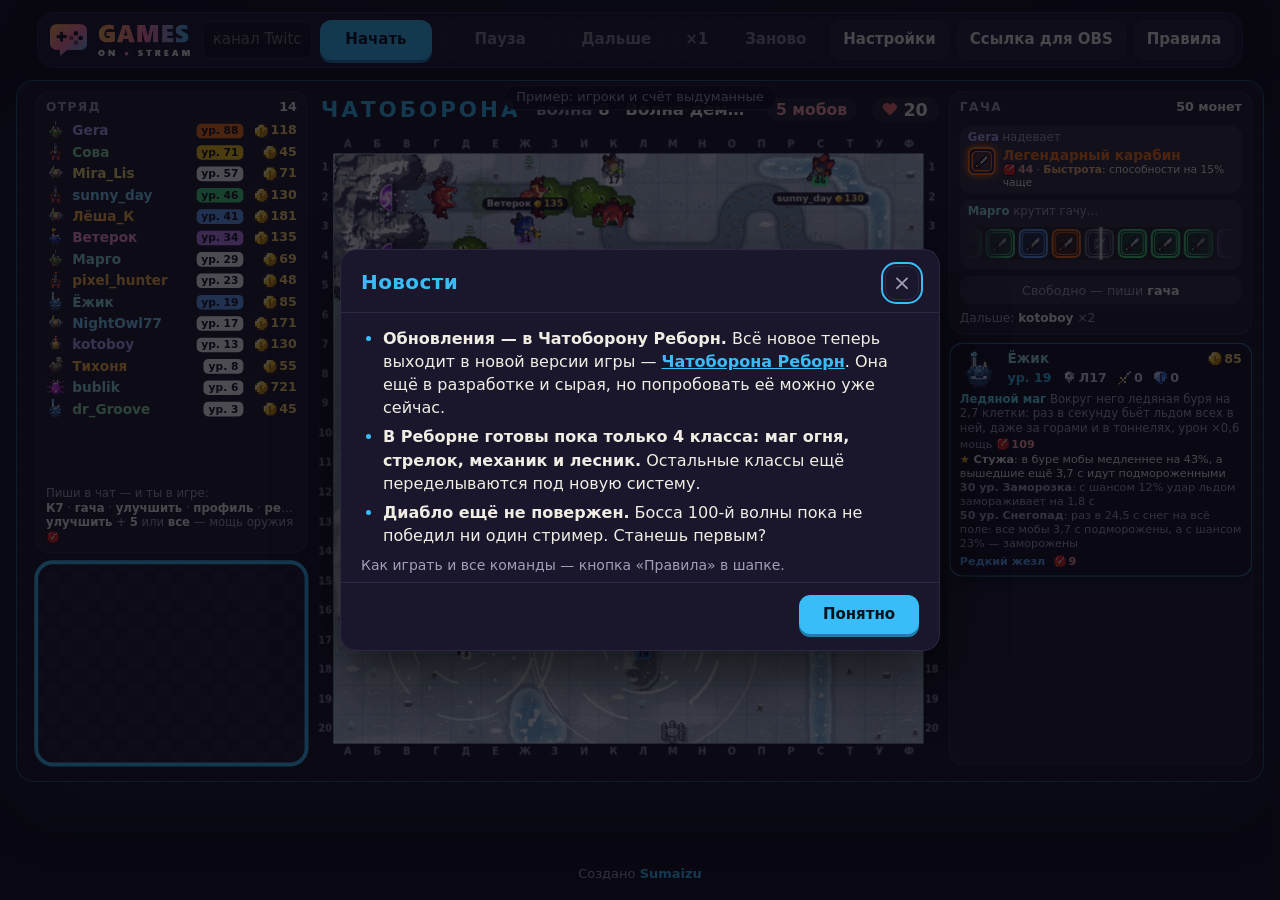
<file: site/index.html>
<!doctype html>
<html lang="ru">
<head>
<meta charset="utf-8">
<meta name="viewport" content="width=device-width, initial-scale=1">
<title>Чатоборона — защита базы всем чатом, игра для Twitch</title>
<meta name="description" content="Игра для чата Twitch на русском: зрители вступают в отряд, получают случайный класс и вместе защищают базу от волн мобов. Уровни копятся между играми, монеты тратятся на гачу. Играй в браузере или вставь ссылку в OBS — ставить ничего не нужно.">
<link rel="icon" href="data:image/svg+xml,%3Csvg xmlns='http://www.w3.org/2000/svg' viewBox='0 0 32 32'%3E%3Cpath d='M16 1.5 29 5.8v9.4c0 8-5.4 13.4-13 15.8C8.4 28.6 3 23.2 3 15.2V5.8z' fill='%231d4fd6'/%3E%3Cpath d='M16 1.5 3 5.8v9.4c0 8 5.4 13.4 13 15.8z' fill='%234f9cf9'/%3E%3Cpath d='M16 1.5V31' stroke='%230b1530' stroke-width='1.8'/%3E%3Cpath d='M7.2 8.6v8' stroke='%23dcefff' stroke-width='2' stroke-linecap='round'/%3E%3C/svg%3E">
<link rel="stylesheet" href="css/page.css">
</head>
<body>
<main class="page">
  <header class="top">
    <a class="logo" href="https://gamesonstream.ru/" title="Все игры"><img src="images/logo.png" alt="Games on Stream" width="527" height="121"></a>
    <form class="controls" id="start" autocomplete="off">
      <input type="text" id="s-channel" placeholder="канал Twitch" spellcheck="false" aria-label="Канал Twitch">
      <button type="submit" class="primary" id="play" disabled>Начать</button>
      <button type="button" id="pause" disabled>Пауза</button>
      <button type="button" id="next" title="Не ждать: сразу карта или следующая волна" disabled>Дальше</button>
      <button type="button" id="speed" title="Скорость игры: ×1, ×2 или ×3" disabled>×1</button>
      <button type="button" id="restart" title="Закончить эту игру и собрать отряд заново" disabled>Заново</button>
      <button type="button" id="toggle-settings" aria-expanded="false" aria-controls="settings">Настройки</button>
      <button type="button" id="toggle-link" aria-expanded="false" aria-controls="link-panel">Ссылка для OBS</button>
      <button type="button" id="open-rules">Правила</button>
    </form>
    <section class="panel popover" id="link-panel" hidden>
      <div class="row">
        <input type="text" id="link" readonly aria-label="Ссылка на оверлей">
        <button type="button" id="copy">Копировать</button>
      </div>
      <p class="status" id="link-status"></p>
      <p class="hint">Вставь ссылку в источник «Браузер» в OBS, размер 1920×1080. Игра начинается сама, как только источник появился на экране. Пока источник скрыт, игра стоит на паузе. Игра сообщает сайту название канала и время игры — только для статистики автора, кто играет.</p>
    </section>
  </header>

  <div class="layout" id="layout">
    <div class="stage">
      <div class="screen">
        <iframe id="game" title="Чатоборона"></iframe>
        <p class="note" id="example-note">Пример: игроки и счёт выдуманные</p>
      </div>
    </div>

    <form class="panel settings" id="settings" autocomplete="off" hidden>
      <fieldset>
        <legend>Игра</legend>
        <div class="field">
          <label for="s-lobby">Набор в отряд</label>
          <div class="row"><input type="number" id="s-lobby" min="10" max="900"><span class="hint">секунд перед каждой игрой</span></div>
        </div>
        <div class="field">
          <label for="s-first_wave">До первой волны</label>
          <div class="row"><input type="number" id="s-first_wave" min="5" max="600"><span class="hint">секунд подготовки после появления карты</span></div>
        </div>
        <div class="field">
          <label for="s-wave_pause">Подготовка</label>
          <div class="row"><input type="number" id="s-wave_pause" min="3" max="300"><span class="hint">секунд между волнами</span></div>
        </div>
      </fieldset>

      <fieldset>
        <legend>Чат</legend>
        <label class="check">
          <input type="checkbox" id="s-chat_commands">
          <span>Команды для стримера и модераторов
            <span class="hint"><code>!чатоборона</code> — правила на экране, игра на паузе</span>
            <span class="hint"><code>!чатоборона-пауза</code> — пауза, ещё раз — продолжить</span>
            <span class="hint"><code>!чатоборона-дальше</code> — не ждать: сразу карта или волна</span>
            <span class="hint"><code>!чатоборона-заново</code> — новая игра</span>
            <span class="hint"><code>!чатоборона-сброс</code> — обнулить уровни и рекорд</span>
            <span class="hint"><code>а1 б2</code> — переставить защитника с клетки на клетку (только хозяин канала)</span>
          </span>
        </label>
      </fieldset>

      <fieldset>
        <legend>Звук</legend>
        <label class="check"><input type="checkbox" id="s-sound"><span>Звуки игры</span></label>
        <div class="field">
          <label for="s-volume">Громкость</label>
          <div class="row">
            <input type="range" id="s-volume" min="0" max="100" step="5">
            <span class="hint" id="volume-text"></span>
            <button type="button" id="listen">Послушать</button>
          </div>
        </div>
      </fieldset>

      <fieldset>
        <legend>Вид</legend>
        <div class="field">
          <span class="label" id="webcam-label">Окошко под вебку</span>
          <div class="switch" role="group" aria-labelledby="webcam-label">
            <button type="button" data-webcam="none">Без вебки</button><button type="button" data-webcam="cam">С вебкой</button><button type="button" data-webcam="vtuber">Витубер</button>
          </div>
        </div>
      </fieldset>

      <fieldset>
        <legend>Уровни и рекорд</legend>
        <div class="field">
          <div class="row"><button type="button" id="reset" title="Обнулить уровни, счёт и рекорд" disabled>Сброс</button><span class="hint">обнулить уровни, счёт и рекорд канала — нажать дважды, пока идёт игра</span></div>
        </div>
      </fieldset>

      <div class="footer"><button type="button" class="quiet" id="defaults">Рекомендуемые настройки</button></div>
    </form>
  </div>
  <footer class="foot">
    <p class="tagline" id="status"></p>
    <p class="author">Создано <a href="https://www.twitch.tv/sumaizu" target="_blank" rel="noopener">Sumaizu</a></p>
  </footer>
</main>
<dialog class="rules news" id="news" aria-labelledby="news-title">
  <header class="rules-head">
    <h2 id="news-title">Новости</h2>
    <button type="button" class="rules-x" id="news-x" aria-label="Закрыть">×</button>
  </header>
  <div class="rules-body">
    <ul class="news-list">
      <li><b>Обновления — в Чатоборону Реборн.</b> Всё новое теперь выходит в новой версии игры — <a href="reborn/">Чатоборона Реборн</a>. Она ещё в разработке и сырая, но попробовать её можно уже сейчас.</li>
      <li><b>В Реборне готовы пока только 4 класса: маг огня, стрелок, механик и лесник.</b> Остальные классы ещё переделываются под новую систему.</li>
      <li><b>Диабло ещё не повержен.</b> Босса 100-й волны пока не победил ни один стример. Станешь первым?</li>
    </ul>
    <p class="note-line">Как играть и все команды — кнопка «Правила» в шапке.</p>
  </div>
  <footer class="rules-foot">
    <button type="button" class="primary" id="news-close">Понятно</button>
  </footer>
</dialog>
<dialog class="rules" id="rules" aria-labelledby="rules-title">
  <header class="rules-head">
    <h2 id="rules-title"></h2>
    <button type="button" class="rules-x" id="rules-x" aria-label="Закрыть">×</button>
  </header>
  <div class="rules-body" id="rules-body"></div>
  <footer class="rules-foot">
    <button type="button" class="primary" id="rules-close">Закрыть</button>
  </footer>
</dialog>
<script type="module" src="js/page.js"></script>
</body>
</html>
</file>
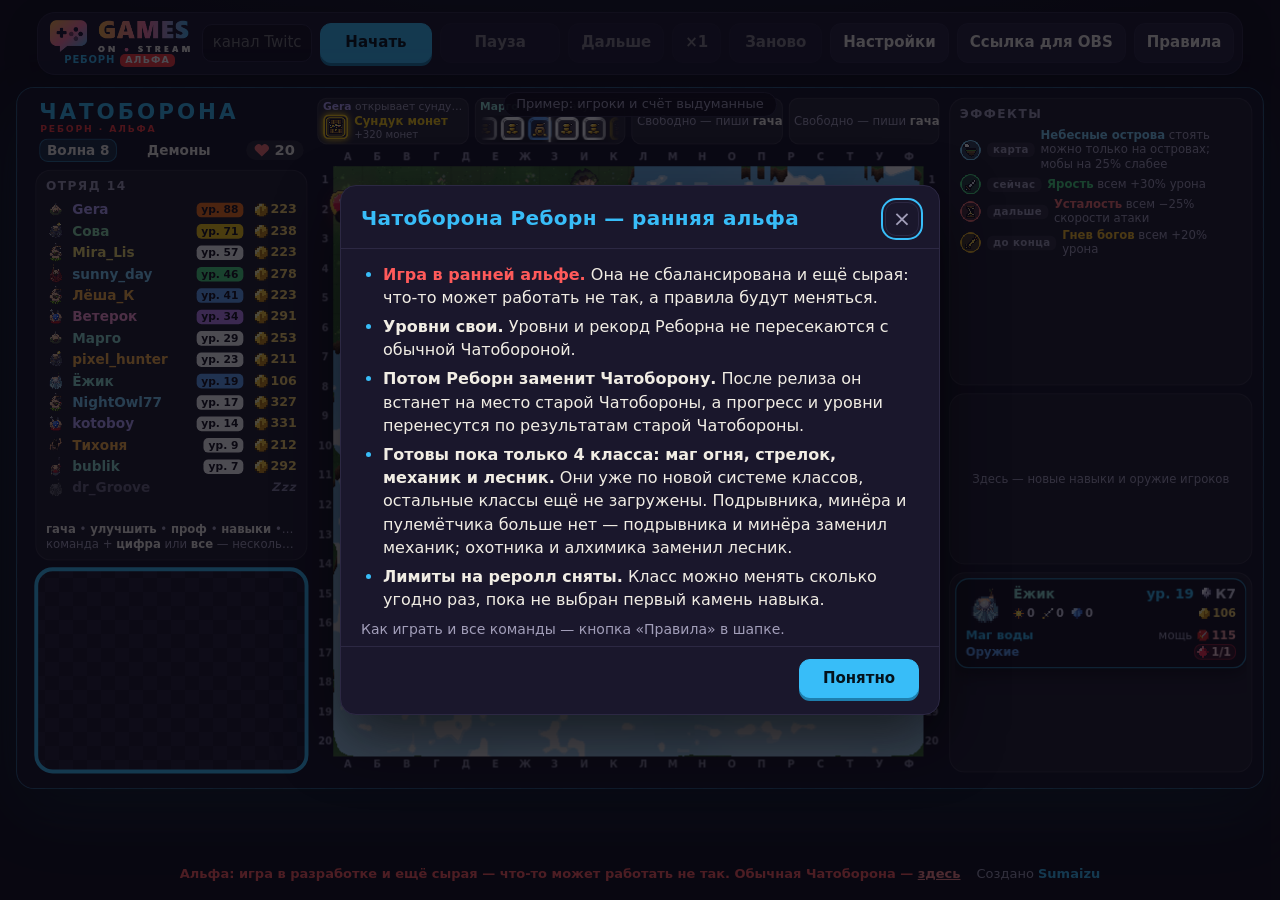
<file: site/reborn/index.html>
<!doctype html>
<html lang="ru">
<head>
<meta charset="utf-8">
<meta name="viewport" content="width=device-width, initial-scale=1">
<title>Чатоборона Реборн — альфа-версия защиты базы всем чатом</title>
<meta name="description" content="Чатоборона Реборн — альфа-версия: новые правила Чатобороны в разработке. Зрители вступают в отряд и вместе защищают базу от волн мобов, выбивают в гаче камни навыков и сами выбирают навыки.">
<link rel="icon" href="data:image/svg+xml,%3Csvg xmlns='http://www.w3.org/2000/svg' viewBox='0 0 32 32'%3E%3Cpath d='M16 1.5 29 5.8v9.4c0 8-5.4 13.4-13 15.8C8.4 28.6 3 23.2 3 15.2V5.8z' fill='%231d4fd6'/%3E%3Cpath d='M16 1.5 3 5.8v9.4c0 8 5.4 13.4 13 15.8z' fill='%234f9cf9'/%3E%3Cpath d='M16 1.5V31' stroke='%230b1530' stroke-width='1.8'/%3E%3Cpath d='M7.2 8.6v8' stroke='%23dcefff' stroke-width='2' stroke-linecap='round'/%3E%3C/svg%3E">
<link rel="stylesheet" href="css/page.css">
</head>
<body>
<main class="page">
  <header class="top">
    <div class="brand-box">
      <a class="logo" href="https://gamesonstream.ru/" title="Все игры"><img src="images/logo.png" alt="Games on Stream" width="527" height="121"></a>
      <p class="edition"><b>Реборн</b><span class="alpha">Альфа</span></p>
    </div>
    <form class="controls" id="start" autocomplete="off">
      <input type="text" id="s-channel" placeholder="канал Twitch" spellcheck="false" aria-label="Канал Twitch">
      <button type="submit" class="primary" id="play" disabled>Начать</button>
      <button type="button" id="pause" disabled>Пауза</button>
      <button type="button" id="next" title="Не ждать: сразу карта или следующая волна" disabled>Дальше</button>
      <button type="button" id="speed" title="Скорость игры: ×1, ×2 или ×3" disabled>×1</button>
      <button type="button" id="restart" title="Закончить эту игру и собрать отряд заново" disabled>Заново</button>
      <button type="button" id="toggle-settings" aria-expanded="false" aria-controls="settings">Настройки</button>
      <button type="button" id="toggle-link" aria-expanded="false" aria-controls="link-panel">Ссылка для OBS</button>
      <button type="button" id="open-rules">Правила</button>
    </form>
    <section class="panel popover" id="link-panel" hidden>
      <div class="row">
        <input type="text" id="link" readonly aria-label="Ссылка на оверлей">
        <button type="button" id="copy">Копировать</button>
      </div>
      <p class="status" id="link-status"></p>
      <p class="hint">Вставь ссылку в источник «Браузер» в OBS, размер 1920×1080. Игра начинается сама, как только источник появился на экране. Пока источник скрыт, игра стоит на паузе. Игра сообщает сайту название канала и время игры — только для статистики автора, кто играет.</p>
    </section>
  </header>

  <div class="layout" id="layout">
    <div class="stage">
      <div class="screen">
        <iframe id="game" title="Чатоборона Реборн"></iframe>
        <p class="note" id="example-note">Пример: игроки и счёт выдуманные</p>
      </div>
    </div>

    <form class="panel settings" id="settings" autocomplete="off" hidden>
      <fieldset>
        <legend>Игра</legend>
        <div class="field">
          <label for="s-lobby">Набор в отряд</label>
          <div class="row"><input type="number" id="s-lobby" min="10" max="900"><span class="hint">секунд перед каждой игрой</span></div>
        </div>
        <div class="field">
          <label for="s-first_wave">До первой волны</label>
          <div class="row"><input type="number" id="s-first_wave" min="5" max="600"><span class="hint">секунд подготовки после появления карты</span></div>
        </div>
        <div class="field">
          <label for="s-wave_pause">Подготовка</label>
          <div class="row"><input type="number" id="s-wave_pause" min="3" max="300"><span class="hint">секунд между волнами</span></div>
        </div>
      </fieldset>

      <fieldset>
        <legend>Чат</legend>
        <label class="check">
          <input type="checkbox" id="s-chat_commands">
          <span>Команды для стримера и модераторов
            <span class="hint"><code>!чатоборона</code> — правила на экране, игра на паузе</span>
            <span class="hint"><code>!чатоборона-пауза</code> — пауза, ещё раз — продолжить</span>
            <span class="hint"><code>!чатоборона-дальше</code> — не ждать: сразу карта или волна</span>
            <span class="hint"><code>!чатоборона-заново</code> — новая игра</span>
            <span class="hint"><code>!чатоборона-сброс</code> — обнулить уровни и рекорд</span>
            <span class="hint"><code>а1 б2</code> — переставить защитника с клетки на клетку (только хозяин канала)</span>
          </span>
        </label>
      </fieldset>

      <fieldset>
        <legend>Звук</legend>
        <label class="check"><input type="checkbox" id="s-sound"><span>Звуки игры</span></label>
        <div class="field">
          <label for="s-volume">Громкость</label>
          <div class="row">
            <input type="range" id="s-volume" min="0" max="100" step="5">
            <span class="hint" id="volume-text"></span>
            <button type="button" id="listen">Послушать</button>
          </div>
        </div>
      </fieldset>

      <fieldset>
        <legend>Вид</legend>
        <div class="field">
          <span class="label" id="webcam-label">Окошко под вебку</span>
          <div class="switch" role="group" aria-labelledby="webcam-label">
            <button type="button" data-webcam="none">Без вебки</button><button type="button" data-webcam="cam">С вебкой</button><button type="button" data-webcam="vtuber">Витубер</button>
          </div>
        </div>
      </fieldset>

      <fieldset>
        <legend>Уровни и рекорд</legend>
        <div class="field">
          <div class="row"><button type="button" id="reset" title="Обнулить уровни, счёт и рекорд" disabled>Сброс</button><span class="hint">обнулить уровни, счёт и рекорд канала — нажать дважды, пока идёт игра</span></div>
        </div>
      </fieldset>

      <div class="footer"><button type="button" class="quiet" id="defaults">Рекомендуемые настройки</button></div>
    </form>
  </div>
  <footer class="foot">
    <p class="alpha-note">Альфа: игра в разработке и ещё сырая — что-то может работать не так. Обычная Чатоборона — <a href="../">здесь</a></p>
    <p class="tagline" id="status"></p>
    <p class="author">Создано <a href="https://www.twitch.tv/sumaizu" target="_blank" rel="noopener">Sumaizu</a></p>
  </footer>
</main>
<dialog class="rules news" id="news" aria-labelledby="news-title">
  <header class="rules-head">
    <h2 id="news-title">Чатоборона Реборн — ранняя альфа</h2>
    <button type="button" class="rules-x" id="news-x" aria-label="Закрыть">×</button>
  </header>
  <div class="rules-body">
    <ul class="news-list">
      <li><b class="alpha-word">Игра в ранней альфе.</b> Она не сбалансирована и ещё сырая: что-то может работать не так, а правила будут меняться.</li>
      <li><b>Уровни свои.</b> Уровни и рекорд Реборна не пересекаются с обычной Чатобороной.</li>
      <li><b>Потом Реборн заменит Чатоборону.</b> После релиза он встанет на место старой Чатобороны, а прогресс и уровни перенесутся по результатам старой Чатобороны.</li>
      <li><b>Готовы пока только 4 класса: маг огня, стрелок, механик и лесник.</b> Они уже по новой системе классов, остальные классы ещё не загружены. Подрывника, минёра и пулемётчика больше нет — подрывника и минёра заменил механик; охотника и алхимика заменил лесник.</li>
      <li><b>Лимиты на реролл сняты.</b> Класс можно менять сколько угодно раз, пока не выбран первый камень навыка.</li>
    </ul>
    <p class="note-line">Как играть и все команды — кнопка «Правила» в шапке.</p>
  </div>
  <footer class="rules-foot">
    <button type="button" class="primary" id="news-close">Понятно</button>
  </footer>
</dialog>
<dialog class="rules" id="rules" aria-labelledby="rules-title">
  <header class="rules-head">
    <h2 id="rules-title"></h2>
    <button type="button" class="rules-x" id="rules-x" aria-label="Закрыть">×</button>
  </header>
  <div class="rules-body" id="rules-body"></div>
  <footer class="rules-foot">
    <button type="button" class="primary" id="rules-close">Закрыть</button>
  </footer>
</dialog>
<script type="module" src="js/page.js"></script>
</body>
</html>
</file>
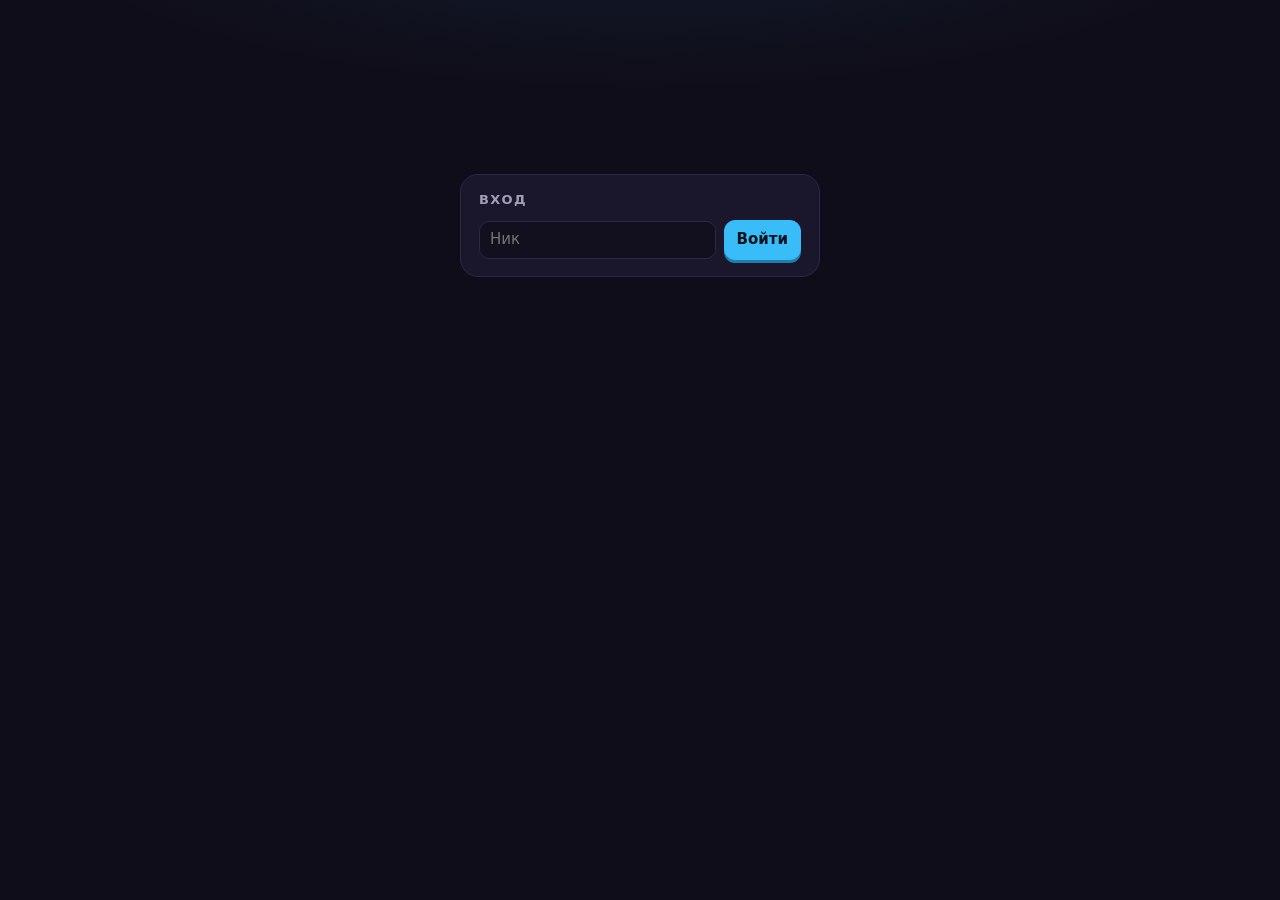
<file: site/reborn/test/index.html>
<!doctype html>
<html lang="ru">
<head>
<meta charset="utf-8">
<meta name="viewport" content="width=device-width, initial-scale=1">
<meta name="robots" content="noindex, nofollow">
<title>Чатоборона Реборн — тест</title>
<link rel="stylesheet" href="../css/page.css">
<link rel="stylesheet" href="test.css">
</head>
<body>
<main class="page">
  <form class="panel gate" id="gate" autocomplete="off">
    <h2>Вход</h2>
    <div class="row">
      <input type="text" id="nick" placeholder="Ник" aria-label="Ник" spellcheck="false">
      <button type="submit" class="primary" id="enter" disabled>Войти</button>
    </div>
    <p class="status warn" id="gate-status"></p>
  </form>
  <div class="layout with-settings lab" id="lab" hidden>
    <div class="stage">
      <div class="screen"><iframe id="game" title="Чатоборона Реборн — тест"></iframe></div>
    </div>
    <aside class="panel settings admin" id="admin"></aside>
  </div>
</main>
<script type="module" src="admin.js"></script>
</body>
</html>
</file>
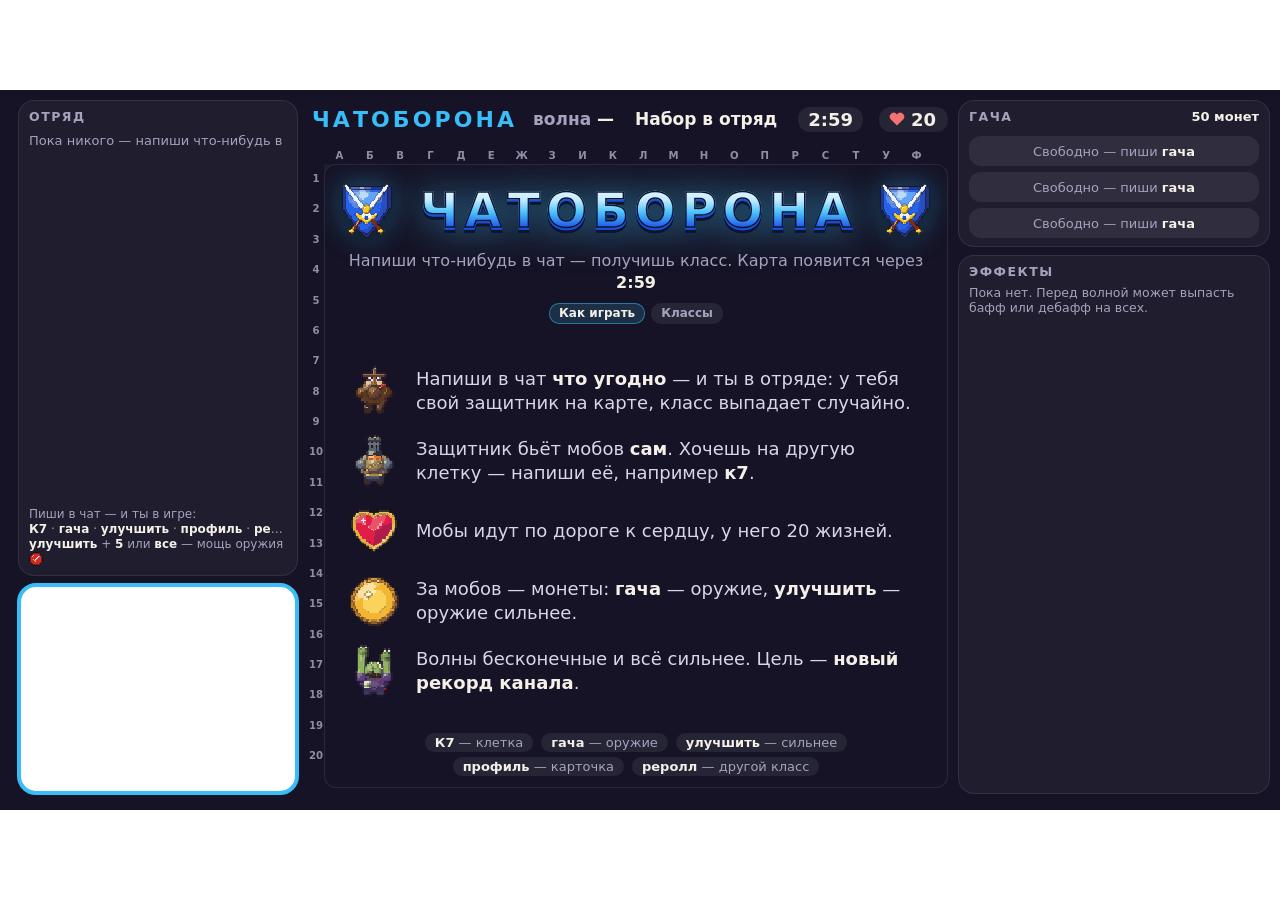
<file: site/overlay.html>
<!doctype html>
<html lang="ru">
<head>
<meta charset="utf-8">
<meta name="viewport" content="width=device-width, initial-scale=1">
<title>Чатоборона</title>
<link rel="stylesheet" href="css/overlay.css">
</head>
<body>
<div id="stage" hidden>
  <div class="cheer" id="cheer" hidden><canvas id="confetti" width="640" height="360"></canvas></div>
  <div class="card" id="card">
    <section class="rules-board" id="rules-board" hidden>
      <p class="rules-resume"><b>!чатоборона-пауза</b> — продолжить игру</p>
      <h2 id="rules-board-title"></h2>
      <div class="rules-text" id="rules-text"></div>
    </section>
    <div class="cam"></div>
    <aside class="left" id="left">
      <div class="list players" id="players-box">
        <h3>Отряд <span class="count" id="players-count"></span></h3>
        <ol id="players"></ol>
        <p class="hint" id="hint"></p>
      </div>
    </aside>
    <section class="main" id="main">
      <header class="head">
        <div class="brand">Чатоборона<span class="speed" id="speed" hidden></span></div>
        <div class="wave">волна <b id="wave"></b></div>
        <div class="status" id="status"></div>
        <div class="clock" id="clock"></div>
        <div class="lives" id="lives-box"><i class="heart-icon"></i><b id="lives"></b></div>
      </header>
      <div class="board" id="board">
        <canvas id="field"></canvas>
        <div class="blackout" id="blackout"></div>
        <div class="cheer-box" id="cheer-box" hidden></div>
        <div class="ascend" id="ascend" hidden></div>
        <div class="herald" id="herald" hidden></div>
        <div class="screen lobby" id="lobby" hidden>
          <div class="title"><img class="emblem" id="emblem-left" alt=""><span class="logo"
            data-text="Чатоборона">Чатоборона</span><img class="emblem" id="emblem-right" alt=""></div>
          <p class="call">Напиши что-нибудь в чат — получишь класс. Карта появится через <b id="lobby-clock"></b></p>
          <div class="tabs" id="lobby-tabs"></div>
          <div class="squad" id="lobby-classes" hidden><div class="legend" id="legend"></div></div>
          <ul class="guide" id="lobby-guide" hidden></ul>
          <ul class="commands" id="lobby-rules"></ul>
        </div>
        <div class="screen over" id="over" hidden>
          <h2 id="over-title">Оборона пала</h2>
          <p class="passed" id="passed"></p>
          <div class="boards">
            <div class="list"><h3>Убийства в этой игре</h3><ol id="over-kills"></ol></div>
            <div class="list"><h3>Помощь в этой игре</h3><ol id="over-assists"></ol></div>
          </div>
          <p class="next" id="over-next"></p>
        </div>
        <div class="screen pause" id="pause" hidden>
          <h2>Пауза</h2>
          <p class="record-line" id="pause-record"></p>
          <div class="boards three">
            <div class="list"><h3>Сильнейшие</h3><ol id="pause-top"></ol></div>
            <div class="list"><h3>Убийства</h3><ol id="pause-kills"></ol></div>
            <div class="list"><h3>Помощь</h3><ol id="pause-assists"></ol></div>
          </div>
        </div>
      </div>
    </section>
    <aside class="side" id="side">
      <div class="list gacha">
        <h3>Гача <span class="price" id="price"></span></h3>
        <div class="slot" id="slot-0"></div>
        <div class="slot" id="slot-1"></div>
        <div class="slot" id="slot-2"></div>
        <div class="slot" id="slot-3" hidden></div>
        <div class="slot" id="slot-4" hidden></div>
        <div class="queue" id="queue"></div>
      </div>
      <div class="below">
        <div class="list effects"><h3>Эффекты</h3><div id="effects"></div></div>
        <div class="cards" id="cards"></div>
      </div>
    </aside>
  </div>
</div>
<script type="module" src="js/overlay.js"></script>
<svg class="defs" width="0" height="0" aria-hidden="true">
  <filter id="glow" x="-20%" y="-60%" width="140%" height="220%">
    <feGaussianBlur in="SourceGraphic" stdDeviation="1.2" result="blur"/>
    <feComponentTransfer in="blur" result="halo"><feFuncA type="linear" slope="0.9"/></feComponentTransfer>
    <feMerge><feMergeNode in="halo"/><feMergeNode in="SourceGraphic"/></feMerge>
  </filter>
</svg>
</body>
</html>
</file>
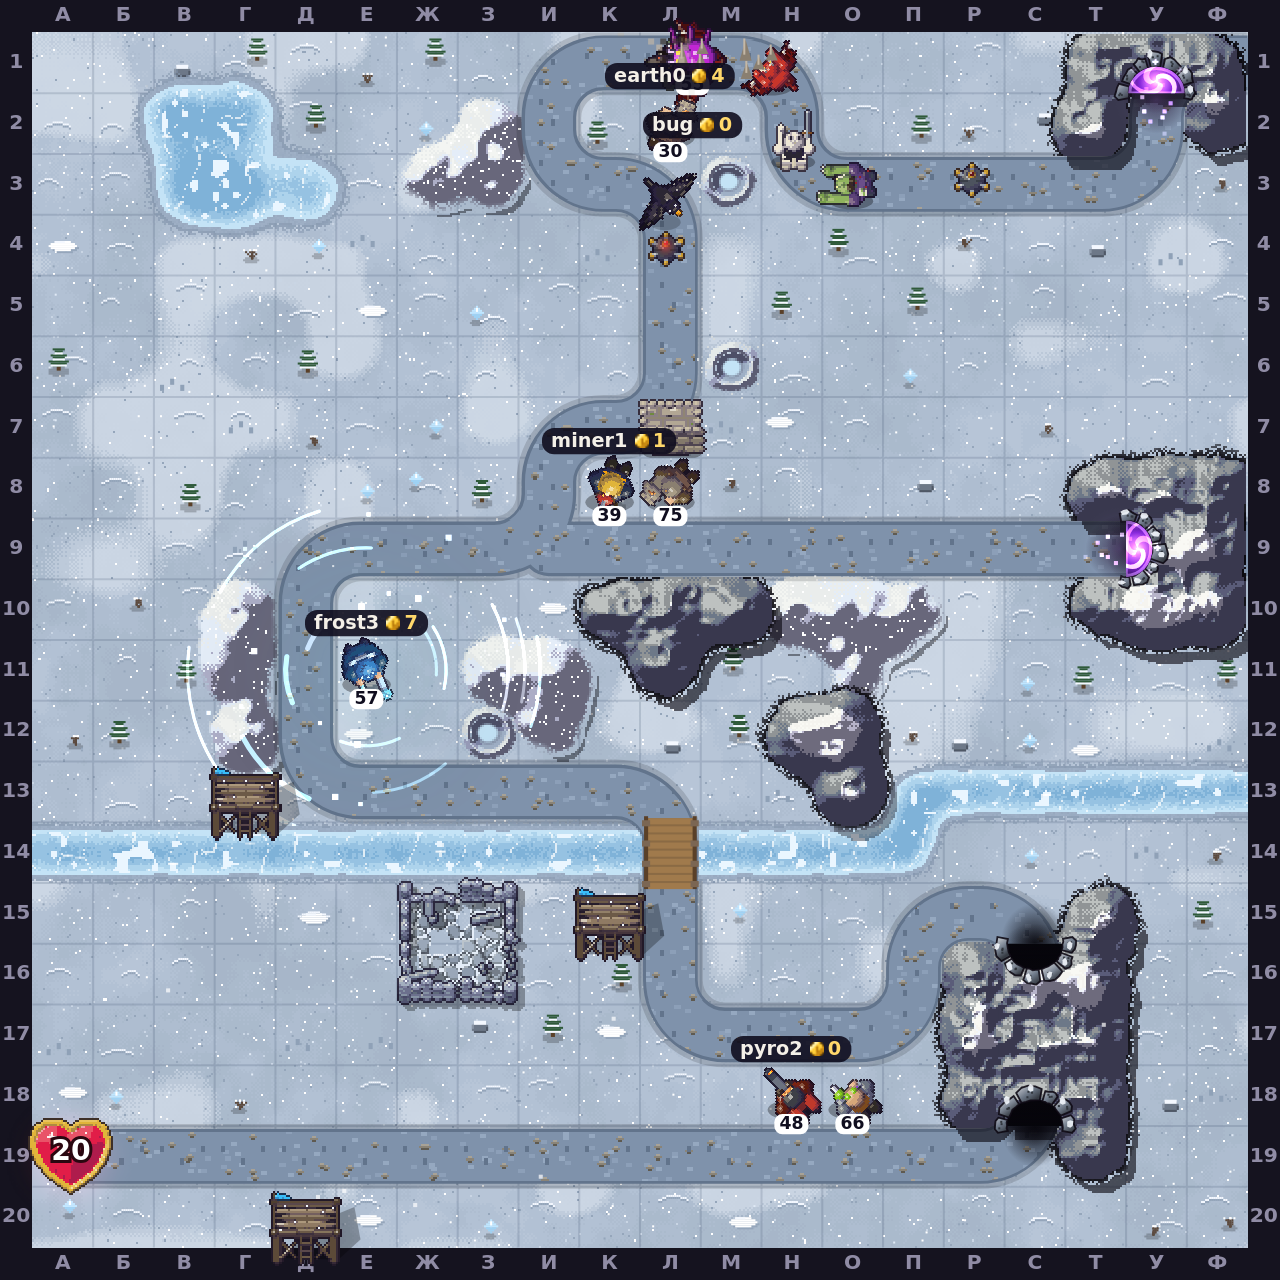
<file: tools/scene.html>
<!doctype html>
<html lang="ru">
<head>
<meta charset="utf-8">
<title>Чатоборона — сцена боя</title>
<style>
  body { margin: 0; background: #15131f; }
  canvas { display: block; }
</style>
</head>
<body>
<canvas id="field"></canvas>
<script type="module">
  import { Battle } from '../site/js/battle.js';
  import { Scene } from '../site/js/draw.js';
  import { makeMap } from '../site/js/field.js';
  import { BOSSES, ELITES, LOOKS, MIMIC, TICK, waveHp, xpForLevel } from '../site/js/balance.js';

  const seeded = (seed) => {
    let a = seed >>> 0;
    return () => {
      a = (a + 0x6D2B79F5) >>> 0;
      let t = a;
      t = Math.imul(t ^ (t >>> 15), t | 1);
      t ^= t + Math.imul(t ^ (t >>> 7), t | 61);
      return ((t ^ (t >>> 14)) >>> 0) / 4294967296;
    };
  };
  const query = new URLSearchParams(location.search), seconds = Number(query.get('t')) || 6;
  const wave = Number(query.get('wave')) || 15, players = 6;
  const map = makeMap(seeded(Number(query.get('map')) || 5));
  if (query.get('biome')) map.biome = query.get('biome');
  const battle = new Battle(map, { random: seeded(3) });
  battle.wave = wave;
  battle.players = players;
  const team = (query.get('team') || 'earth,miner,pyro,frost,alchemist,earth').split(',');
  team.forEach((cls, i) => {
    const hero = { name: cls + i, login: cls + i, xp: xpForLevel(30 + i * 9), kills: 0, assists: 0, coins: 0 };
    const spot = battle.bestCell(2.4);
    battle.place(hero, cls, spot.x, spot.y);
  });
  if (query.get('parasite') !== '0') {
    battle.placeRider({ name: 'bug', login: 'bug', xp: xpForLevel(55), kills: 0, assists: 0, coins: 0 }, 'parasite');
  }
  const looks = (query.get('mobs') || 'zombie,skeleton,imp,dog,crow,hellhound,brute,demon,rat,bat,zombie,imp')
    .split(',');
  const kinds = new Map(ELITES.concat(BOSSES, [MIMIC]).map((kind) => [kind.id, kind]));
  const toughness = Number(query.get('hp')) || 2.5;
  looks.forEach((id, i) => {
    const kind = kinds.get(id) || null;
    const type = kind ? (BOSSES.includes(kind) ? 'boss' : 'elite')
      : Object.keys(LOOKS).find((key) => LOOKS[key].some((look) => look.id === id));
    const look = kind ? null : LOOKS[type].find((item) => item.id === id);
    battle._spawn({ type, kind, look, hp: waveHp(wave, type, players) * toughness }, 2 + i * 1.6);
  });
  if (query.get('debuffs')) {
    const far = 1e9, mobs = battle.mobs;
    if (mobs[0]) Object.assign(mobs[0], { holdUntil: far, holdBy: 'frost' });
    if (mobs[1]) Object.assign(mobs[1], { holdUntil: far, holdBy: 'thunder' });
    if (mobs[2]) Object.assign(mobs[2], { markUntil: far, mark: 0.25 });
    if (mobs[3]) mobs[3].ward = 1e12;
    for (const mob of mobs) if (mob.power && mob.power.id === 'shield') mob.powerUntil = far;
    if (battle.towers[0]) battle.towers[0].stunUntil = far;
  }
  const scene = new Scene(document.getElementById('field'));
  scene.resize(Number(query.get('zoom')) || 2);
  for (let t = 0; t < seconds; t += TICK) {
    battle.step(TICK);
    scene.draw(battle, TICK, { names: new Set() });
  }
  if (query.get('nuke')) {
    const miner = battle.towers.find((t) => t.cls.id === 'miner');
    battle._nuke(miner, miner.cx, miner.cy);
    for (let t = 0; t < Number(query.get('nuke')); t += TICK) {
      battle.step(TICK);
      scene.draw(battle, TICK, { names: new Set() });
    }
  }
  window.__ready = true;
</script>
</body>
</html>
</file>
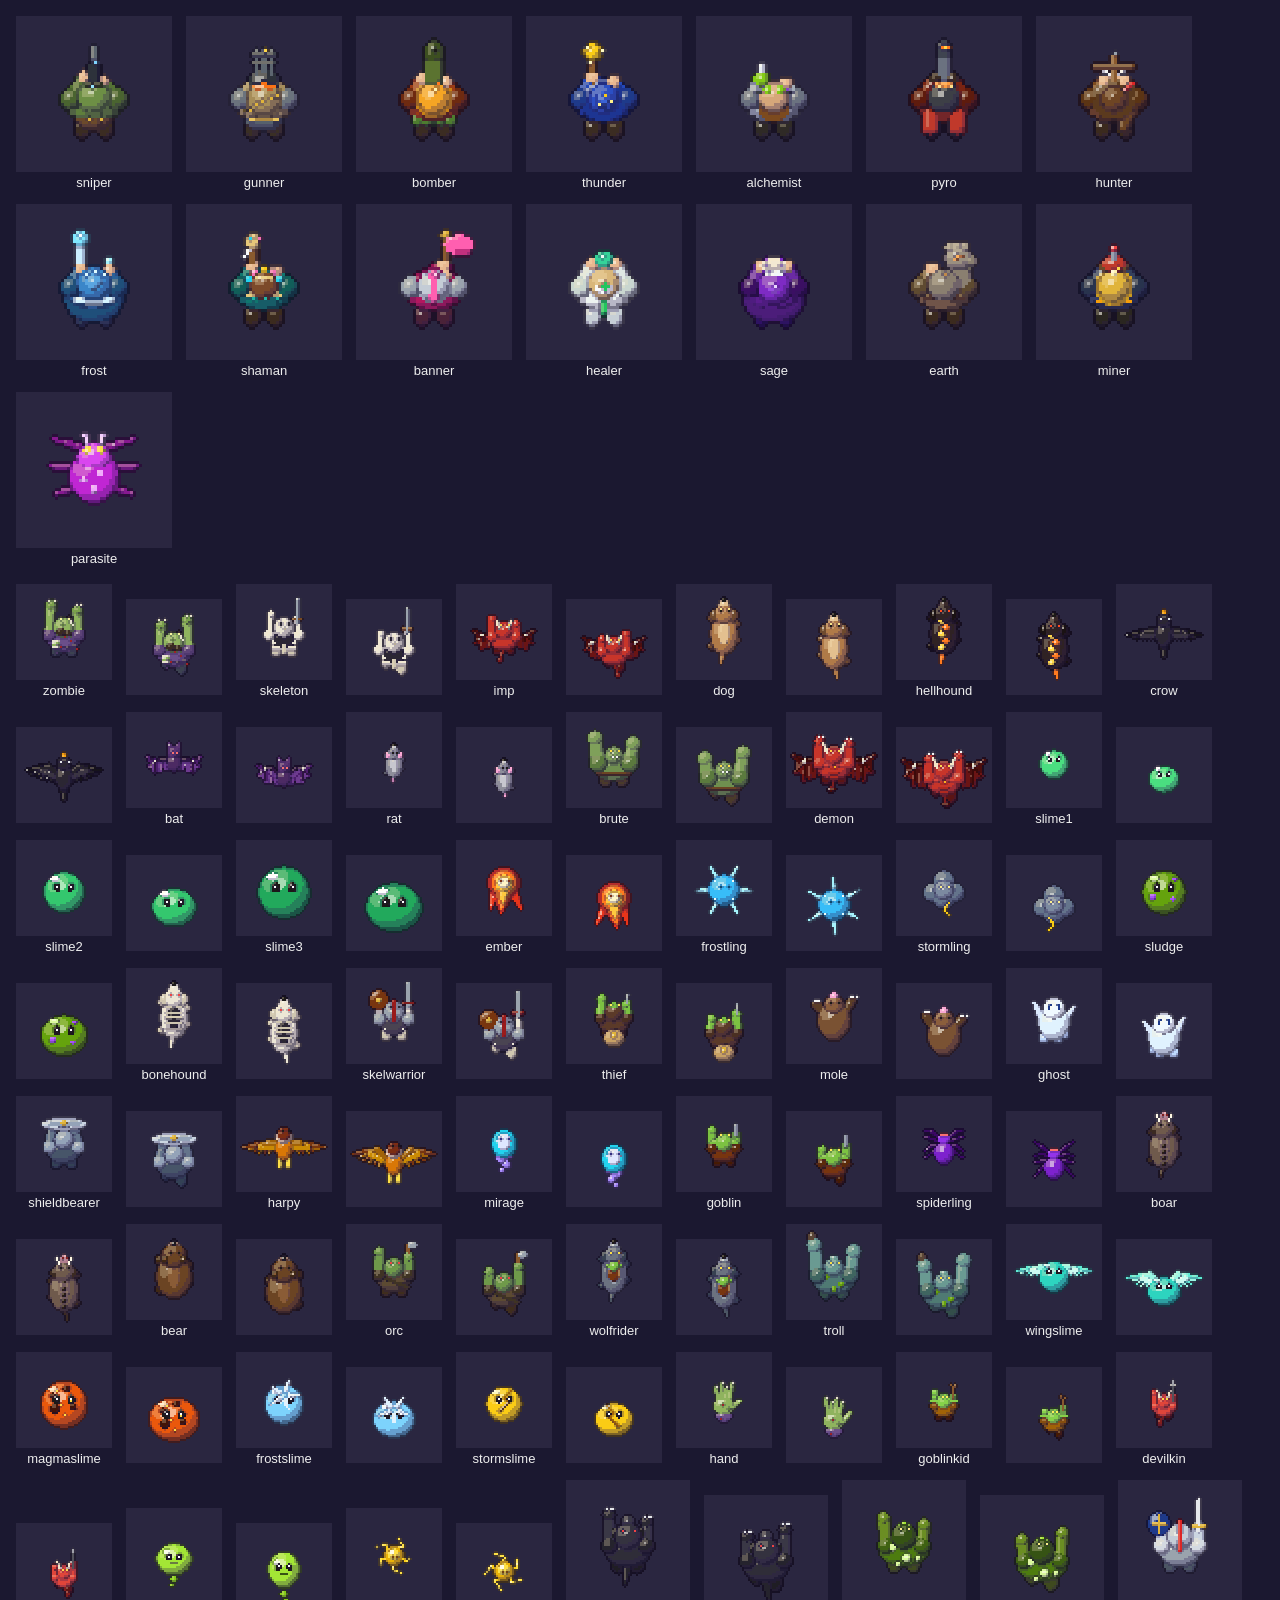
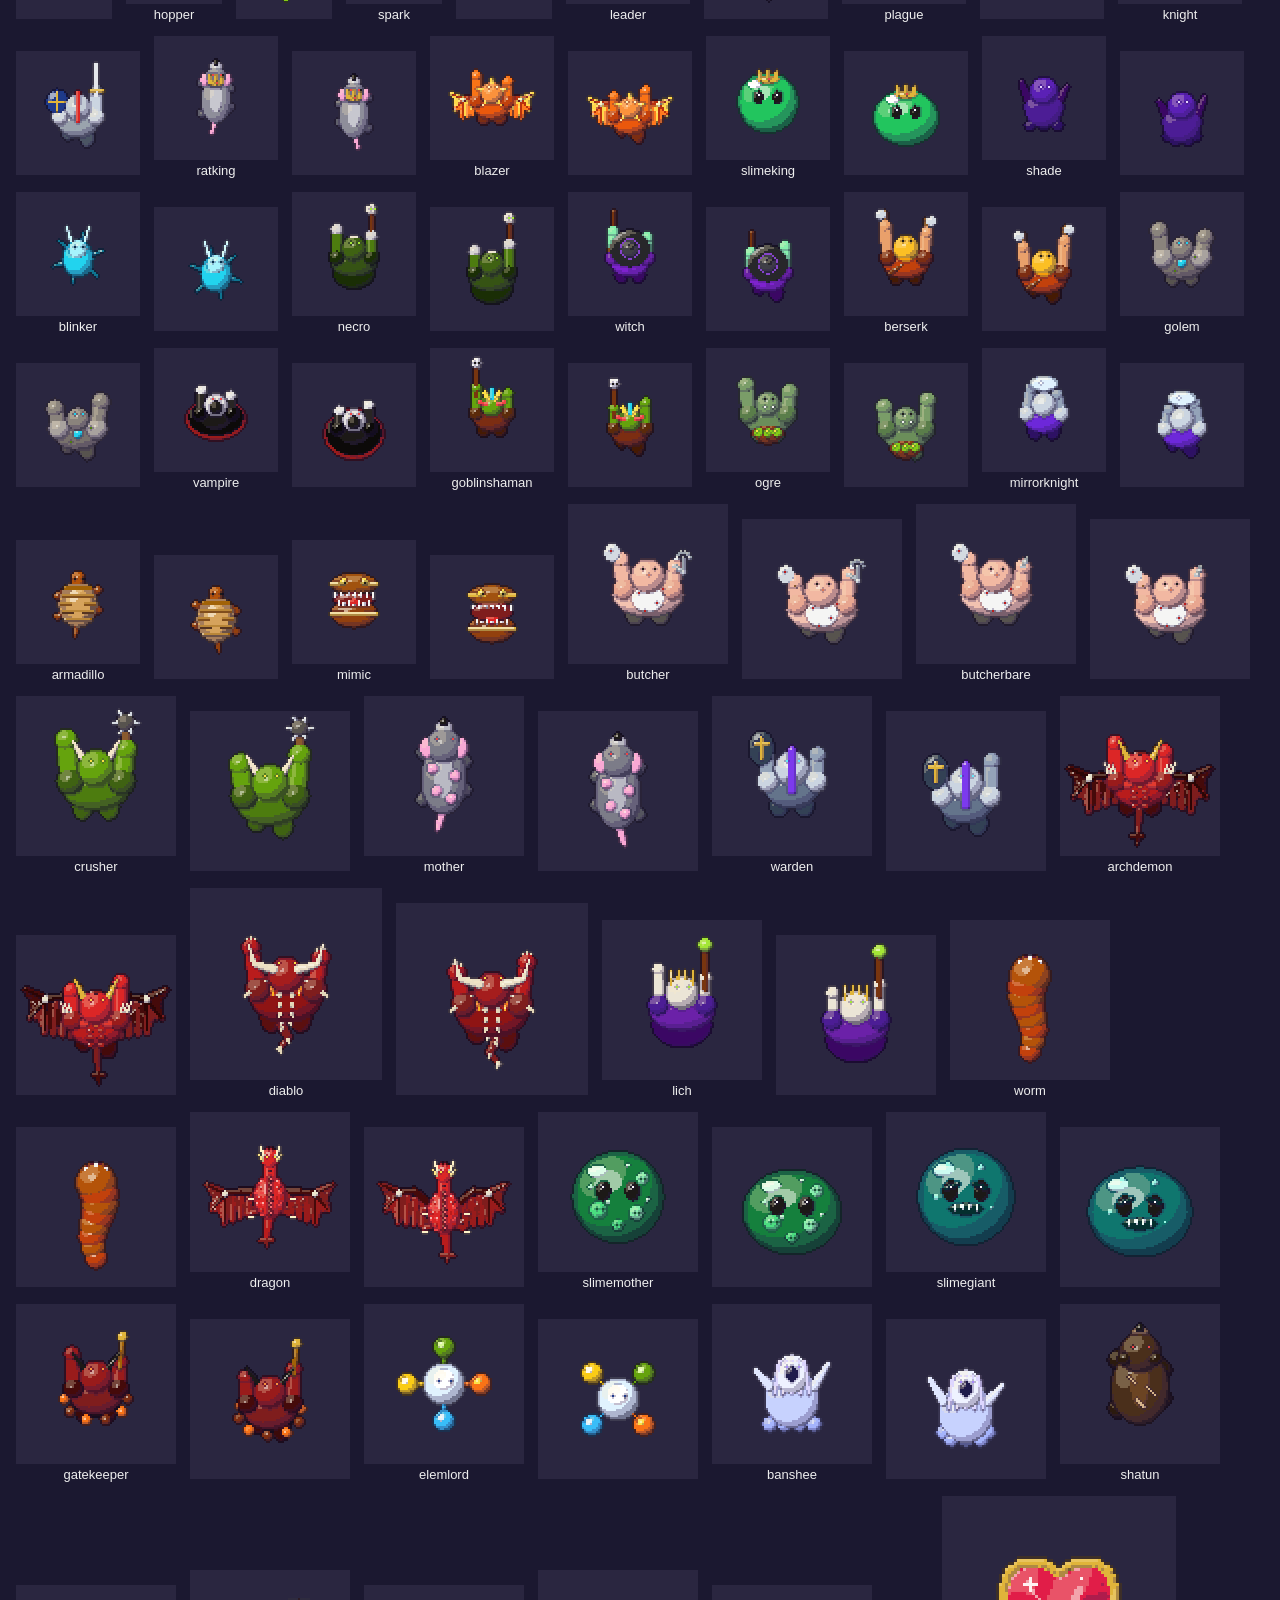
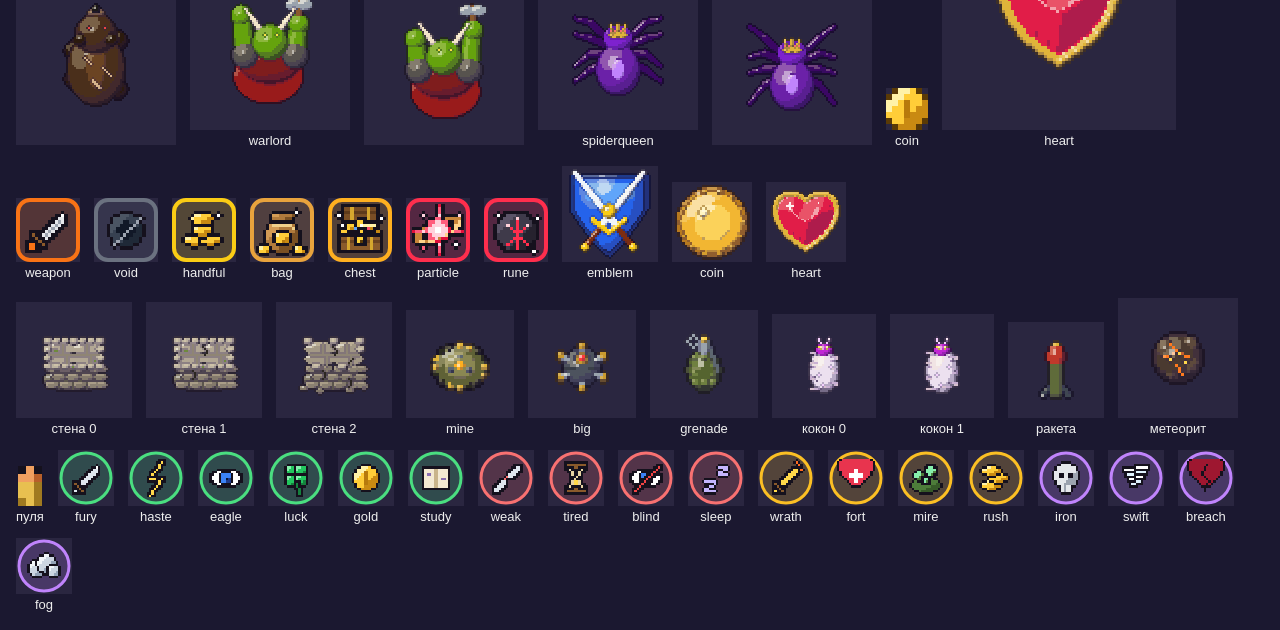
<file: tools/sprites.html>
<!doctype html>
<html lang="ru">
<head>
<meta charset="utf-8">
<title>Чатоборона — спрайты</title>
<style>
  body { margin: 16px; background: #1b1830; color: #eee; font: 13px "Segoe UI", sans-serif; }
  .row { display: flex; flex-wrap: wrap; gap: 14px; margin-bottom: 18px; align-items: flex-end; }
  figure { margin: 0; text-align: center; }
  canvas { image-rendering: pixelated; background: #2a2640; }
</style>
</head>
<body>
<div class="row" id="heroes"></div>
<div class="row" id="mobs"></div>
<div class="row" id="icons"></div>
<div class="row" id="effects"></div>
<script type="module">
  import { HEROES, MOB_KINDS, bulletSprite, cocoonSprite, coinIconUrl, coinSprite, effectIcon, emblemUrl, heartIconUrl,
    heartSprite, heroSprite, meteorSprite, mineSprite, mobSprite, prizeIcon, rocketSprite, wallSprite }
    from '../site/js/sprites.js';
  import { OUTCOMES, RARITIES } from '../site/js/gacha.js';
  import { BLESSINGS, BUFFS, CURSES, DEBUFFS } from '../site/js/events.js';
  const show = (box, source, zoom, label) => {
    const fig = document.createElement('figure'), canvas = document.createElement('canvas');
    canvas.width = source.width * zoom / (source.fine || 1);
    canvas.height = source.height * zoom / (source.fine || 1);
    const ctx = canvas.getContext('2d');
    ctx.imageSmoothingEnabled = false;
    ctx.drawImage(source, 0, 0, canvas.width, canvas.height);
    fig.append(canvas, Object.assign(document.createElement('figcaption'), { textContent: label }));
    document.getElementById(box).append(fig);
  };
  const query = new URLSearchParams(location.search), zoom = Number(query.get('zoom')) || 6;
  for (const id of HEROES) show('heroes', heroSprite(id), zoom, id);
  for (const id of MOB_KINDS) {
    show('mobs', mobSprite(id, 0), Math.max(4, zoom - 2), id);
    show('mobs', mobSprite(id, 1), Math.max(4, zoom - 2), '');
  }
  for (const stage of [0, 1, 2]) show('effects', wallSprite(stage), 4, 'стена ' + stage);
  for (const kind of ['mine', 'big', 'grenade']) show('effects', mineSprite(kind, true), 6, kind);
  for (const [label, url] of [['emblem', emblemUrl()], ['coin', coinIconUrl()], ['heart', heartIconUrl()]]) {
    const picture = new Image();
    picture.onload = () => show('icons', picture, 1, label);
    picture.src = url;
  }
  show('mobs', coinSprite(), 6, 'coin');
  show('icons', prizeIcon('weapon', RARITIES[RARITIES.length - 1].color, 64), 1, 'weapon');
  for (const outcome of OUTCOMES) show('icons', prizeIcon(outcome.id, outcome.color, 64), 1, outcome.id);
  for (const frame of [0, 1]) show('effects', cocoonSprite(frame), 4, 'кокон ' + frame);
  show('effects', rocketSprite(), 6, 'ракета');
  show('effects', meteorSprite(), 6, 'метеорит');
  show('effects', bulletSprite(), 8, 'пуля');
  show('mobs', heartSprite(), 6, 'heart');
  for (const [kind, list] of [['buff', BUFFS], ['debuff', DEBUFFS], ['blessing', BLESSINGS], ['curse', CURSES]]) {
    for (const effect of list) show('effects', effectIcon(kind, effect.id, 56), 1, effect.id);
  }
  window.__ready = true;
</script>
</body>
</html>
</file>
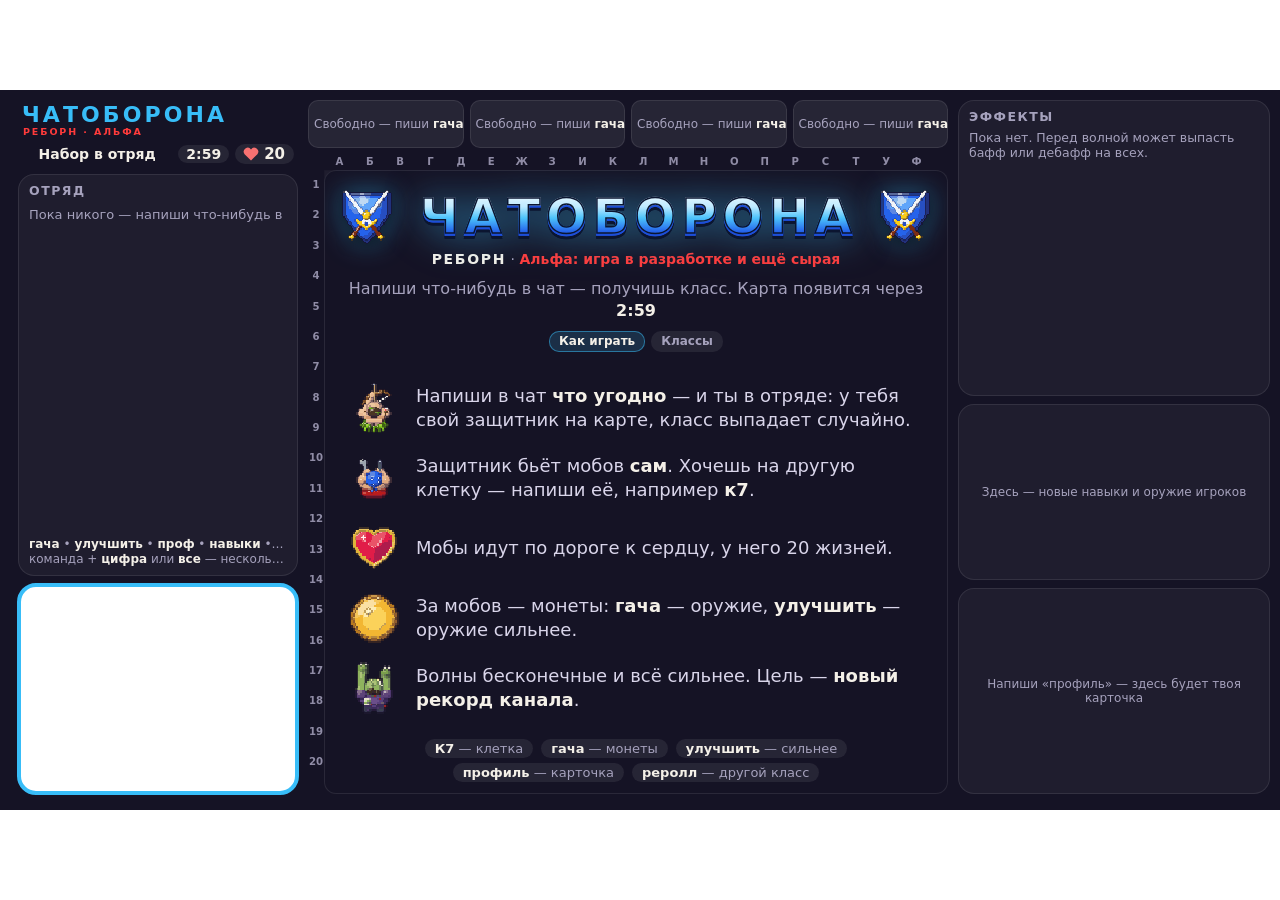
<file: site/reborn/overlay.html>
<!doctype html>
<html lang="ru">
<head>
<meta charset="utf-8">
<meta name="viewport" content="width=device-width, initial-scale=1">
<title>Чатоборона Реборн</title>
<link rel="stylesheet" href="css/overlay.css">
</head>
<body>
<div id="stage" hidden>
  <div class="cheer" id="cheer" hidden><canvas id="confetti" width="640" height="360"></canvas></div>
  <div class="card" id="card">
    <section class="rules-board" id="rules-board" hidden>
      <p class="rules-resume"><b>!чатоборона-пауза</b> — продолжить игру</p>
      <h2 id="rules-board-title"></h2>
      <div class="rules-text" id="rules-text"></div>
    </section>
    <div class="cam"></div>
    <aside class="left" id="left">
      <header class="head">
        <div class="brand">Чатоборона<span class="alpha">Реборн · альфа</span><span class="speed" id="speed"
          hidden></span></div>
        <div class="state">
          <div class="wave-line"><span class="wave">Волна <b id="wave"></b></span> <span class="status"
            id="status"></span></div>
          <div class="clock" id="clock"></div>
          <div class="lives" id="lives-box"><i class="heart-icon"></i><b id="lives"></b></div>
        </div>
      </header>
      <div class="list players" id="players-box">
        <h3>Отряд <span class="count" id="players-count"></span></h3>
        <ol id="players"></ol>
        <p class="hint" id="hint"></p>
      </div>
    </aside>
    <section class="main" id="main">
      <div class="gacha" id="gacha"><div class="slots" id="slots"></div></div>
      <div class="board" id="board">
        <canvas id="field"></canvas>
        <div class="cheer-box" id="cheer-box" hidden></div>
        <div class="ascend" id="ascend" hidden></div>
        <div class="screen lobby" id="lobby" hidden>
          <div class="title"><img class="emblem" id="emblem-left" alt=""><span class="logo"
            data-text="Чатоборона">Чатоборона</span><img class="emblem" id="emblem-right" alt=""></div>
          <p class="alpha-line"><b>Реборн</b> · <span>Альфа: игра в разработке и ещё сырая</span></p>
          <p class="call">Напиши что-нибудь в чат — получишь класс. Карта появится через <b id="lobby-clock"></b></p>
          <div class="tabs" id="lobby-tabs"></div>
          <div class="squad" id="lobby-classes" hidden><div class="legend" id="legend"></div></div>
          <ul class="guide" id="lobby-guide" hidden></ul>
          <ul class="commands" id="lobby-rules"></ul>
        </div>
        <div class="screen over" id="over" hidden>
          <h2 id="over-title">Оборона пала</h2>
          <p class="passed" id="passed"></p>
          <div class="boards three">
            <div class="list"><h3>Урон</h3><ol id="over-damage"></ol></div>
            <div class="list"><h3>Убийства</h3><ol id="over-kills"></ol></div>
            <div class="list"><h3>Помощь</h3><ol id="over-assists"></ol></div>
          </div>
          <p class="next" id="over-next"></p>
        </div>
        <div class="screen pause" id="pause" hidden>
          <h2>Пауза</h2>
          <p class="record-line" id="pause-record"></p>
          <div class="boards three">
            <div class="list"><h3>Урон</h3><ol id="pause-damage"></ol></div>
            <div class="list"><h3>Убийства</h3><ol id="pause-kills"></ol></div>
            <div class="list"><h3>Помощь</h3><ol id="pause-assists"></ol></div>
          </div>
        </div>
      </div>
    </section>
    <aside class="side" id="side">
      <div class="upper">
        <div class="list effects"><h3>Эффекты</h3><div id="effects"></div></div>
        <div class="list pick" id="pick" hidden>
          <h3><span id="pick-title"></span><span class="next" id="pick-next"></span><span class="price"
            id="pick-clock"></span></h3>
          <p class="who" id="pick-who"></p>
          <div class="pick-bar"><i id="pick-bar"></i></div>
          <div class="window" id="pick-window"><ol class="options" id="pick-options"></ol></div>
        </div>
      </div>
      <div class="list zone"><div class="notes" id="notes"></div></div>
      <div class="list zone"><div class="cards" id="cards"></div></div>
    </aside>
  </div>
</div>
<script type="module" src="js/overlay.js"></script>
<svg class="defs" width="0" height="0" aria-hidden="true">
  <filter id="glow" x="-20%" y="-60%" width="140%" height="220%">
    <feGaussianBlur in="SourceGraphic" stdDeviation="1.2" result="blur"/>
    <feComponentTransfer in="blur" result="halo"><feFuncA type="linear" slope="0.9"/></feComponentTransfer>
    <feMerge><feMergeNode in="halo"/><feMergeNode in="SourceGraphic"/></feMerge>
  </filter>
</svg>
</body>
</html>
</file>
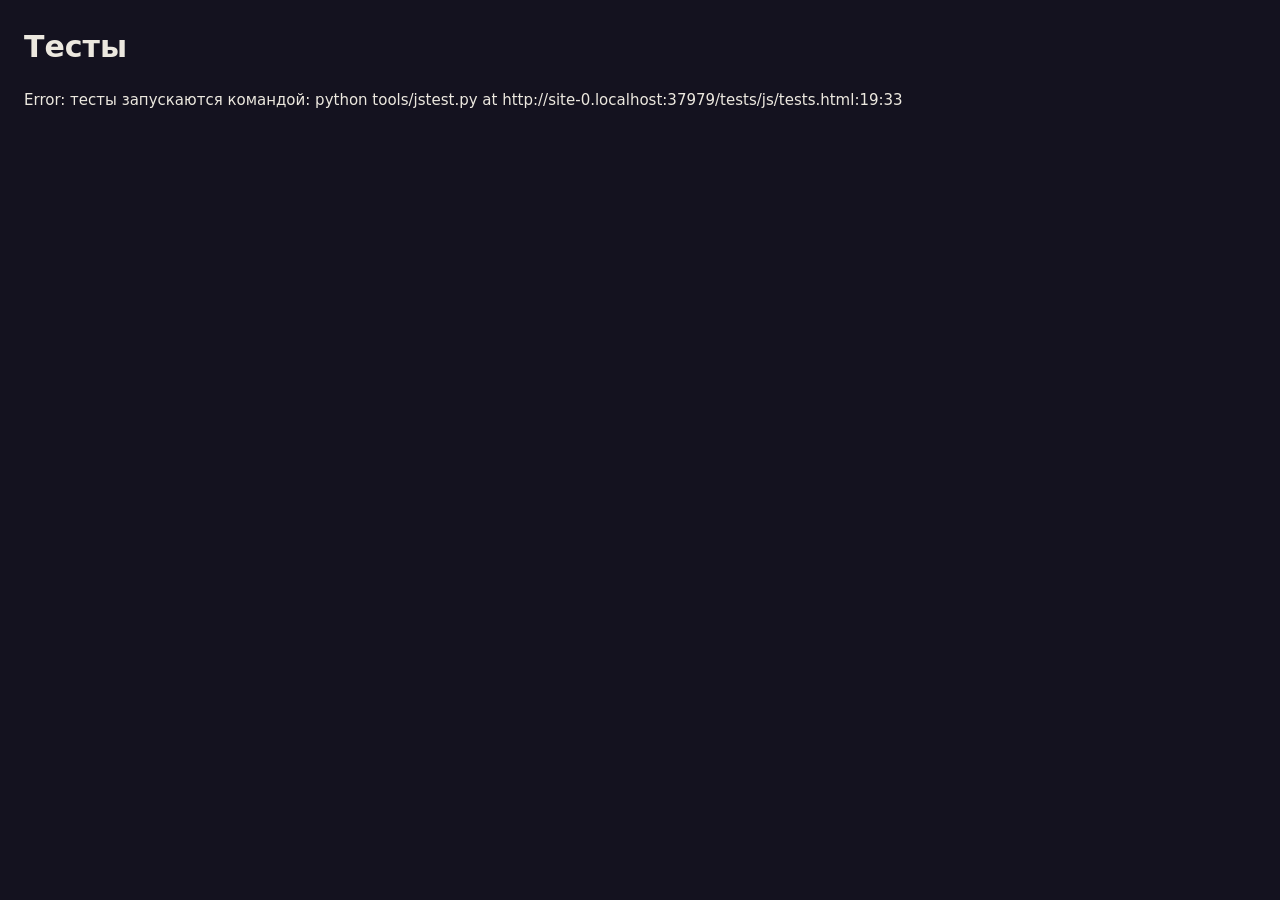
<file: tests/js/tests.html>
<!doctype html>
<html lang="ru">
<head>
<meta charset="utf-8">
<title>Чатоборона — тесты</title>
<style>
  body { margin: 24px; font: 15px/1.5 "Segoe UI", system-ui, sans-serif; background: #14121f; color: #ece8df; }
  pre { white-space: pre-wrap; color: #ff8f85; }
  .passed { color: #7fd9a2; }
</style>
</head>
<body>
<h1>Тесты</h1>
<div id="report">идут…</div>
<script type="module">
  const FILES = ['rules.test.js', 'battle.test.js', 'engine.test.js', 'pages.test.js'];
  const report = document.getElementById('report');
  try {
    if (!window.__sealed) throw new Error('тесты запускаются командой: python tools/jstest.py');
    for (const file of FILES) await import('./' + file);
    const { run } = await import('./harness.js');
    const result = await run(new URLSearchParams(location.search).get('only') || '');
    const summary = document.createElement('p');
    summary.className = result.failed.length ? '' : 'passed';
    summary.textContent = 'тестов: ' + result.total + ', прошло: ' + result.passed + ', упало: ' + result.failed.length;
    report.replaceChildren(summary);
    for (const failure of result.failed) {
      const details = document.createElement('pre');
      details.textContent = failure.name + '\n' + failure.error;
      report.append(details);
    }
    window.__results = result;
  } catch (error) {
    report.textContent = String(error && error.stack ? error.stack : error);
    window.__fatal = String(error && error.message ? error.message : error);
  }
</script>
</body>
</html>
</file>
<file: site/css/page.css>
:root {
  color-scheme: dark;
  --bg: #0f0d19;
  --panel: #1a172c;
  --field: #120f1f;
  --line: #2c2843;
  --ink: #f1ede4;
  --muted: #a29eb9;
  --accent: #38bdf8;
  --accent-ink: #04121c;
  --accent-deep: #1e7fae;
  --frame: rgba(56, 189, 248, .38);
  --glow: rgba(56, 189, 248, .12);
  --ok: #7fd9a2;
  --warn: #ffcf70;
}

* { box-sizing: border-box; }
[hidden] { display: none !important; }
html { height: 100%; background: var(--bg); }

body {
  height: 100%; margin: 0; padding: 12px 16px 16px; color: var(--ink);
  background: radial-gradient(1000px 360px at 50% -160px, var(--glow), transparent 70%) no-repeat, var(--bg);
  font: 15px/1.45 "Segoe UI", system-ui, -apple-system, Roboto, "Helvetica Neue", Arial, sans-serif;
}

p { margin: 0; }
code { font-family: Consolas, "Cascadia Mono", monospace; font-size: 13px; color: var(--accent); }
:focus-visible { outline: 2px solid var(--accent); outline-offset: 2px; }

.page { height: 100%; display: flex; flex-direction: column; gap: 12px; }
.top {
  position: relative; flex: none; align-self: center; max-width: 100%;
  display: flex; flex-wrap: wrap; align-items: center; justify-content: center; gap: 8px 12px;
  padding: 7px 8px 7px 12px; border-radius: 18px; background: var(--panel); border: 1px solid var(--line);
  box-shadow: 0 12px 32px rgba(0, 0, 0, .28);
}
.logo { display: block; flex: none; border-radius: 8px; }
.logo img { display: block; width: 140px; height: auto; transition: transform .15s; }
.logo:hover img { transform: scale(1.04); }
.foot {
  flex: none; display: flex; flex-wrap: wrap; align-items: center; justify-content: center; gap: 2px 16px;
  padding: 0 8px; font-size: 13px;
}
.tagline {
  flex: 0 1 auto; min-width: 0; color: var(--muted);
  white-space: nowrap; overflow: hidden; text-overflow: ellipsis;
}
.tagline:empty { display: none; }
.tagline.ok { color: var(--ok); }
.tagline.warn { color: var(--warn); }
.controls { display: flex; flex-wrap: wrap; align-items: center; gap: 8px; }
.controls input { width: 110px; }
#play { min-width: 7.5em; }
#pause { min-width: 8em; }
#next { min-width: 6em; }
#restart { min-width: 6.2em; }
#reset { min-width: 5.6em; }
button.armed { border-color: var(--warn); color: var(--warn); }
.author { color: var(--muted); white-space: nowrap; }
.author a { color: var(--accent); font-weight: 700; text-decoration: none; }
@media (max-width: 560px) {
  .author { white-space: normal; text-align: center; }
}
.author a:hover { text-decoration: underline; }
.rules {
  width: min(760px, 94vw); max-height: 88vh; padding: 0; color: var(--ink); background: var(--panel);
  border: 1px solid var(--line); border-radius: 16px; box-shadow: 0 24px 60px rgba(0, 0, 0, .6);
}
.rules[open] { display: flex; flex-direction: column; }
.rules::backdrop { background: rgba(8, 6, 14, .72); }
.rules-head {
  display: flex; align-items: center; gap: 12px; padding: 16px 20px 12px; border-bottom: 1px solid var(--line);
}
.rules-head h2 {
  margin: 0; font-size: 20px; letter-spacing: .02em; text-transform: none; color: var(--accent); font-weight: 900;
}
.rules-x {
  margin-left: auto; width: 34px; height: 34px; padding: 0; font-size: 22px; line-height: 1; font-weight: 400;
  color: var(--muted); background: none;
}
.rules-x:hover { color: var(--ink); }
.rules-body { flex: 1; min-height: 0; overflow-y: auto; padding: 14px 20px 6px; }
.rules-body .lead { font-size: 16px; }
.rules-body h3 { margin: 18px 0 8px; font-size: 16px; font-weight: 800; color: var(--ink); }
.rules-body ul, .rules-body ol { margin: 0; padding-left: 22px; display: grid; gap: 6px; }
.rules-body li::marker { color: var(--accent); }
.rules-body a { color: var(--accent); }
.rules-body .note-line { margin-top: 8px; color: var(--muted); font-size: 14px; }
.rules-commands { margin: 0; display: grid; grid-template-columns: max-content minmax(0, 1fr); gap: 6px 14px; }
.rules-commands dt { white-space: nowrap; }
.rules-commands dd { margin: 0; color: var(--muted); }
.rules-foot { display: flex; justify-content: flex-end; padding: 12px 20px 16px; border-top: 1px solid var(--line); }
.rules-foot button { min-width: 8em; }
.news { width: min(600px, 94vw); }
.news-list { margin: 0; padding-left: 22px; display: grid; gap: 12px; font-size: 16px; line-height: 1.45; }
.news-list b { color: var(--ink); }
.news-list a { color: var(--accent); font-weight: 700; }
@media (max-width: 560px) {
  .rules-commands { grid-template-columns: minmax(0, 1fr); gap: 2px; }
  .rules-commands dd { margin-bottom: 6px; }
}

.popover {
  position: absolute; right: 0; top: calc(100% + 8px); z-index: 5; width: min(600px, 100%);
  box-shadow: 0 18px 44px rgba(0, 0, 0, .55);
}

.panel {
  background: var(--panel); border: 1px solid var(--line); border-radius: 18px; padding: 16px 18px; min-width: 0;
}
h2, legend {
  margin: 0 0 10px; padding: 0; font-size: 13px; font-weight: 700; letter-spacing: .1em; text-transform: uppercase;
  color: var(--muted);
}
.hint { color: var(--muted); font-size: 13px; }
.panel > .hint { margin-top: 8px; }

.layout {
  flex: 1; min-height: 0; display: grid; gap: 16px;
  grid-template: minmax(0, 1fr) / minmax(0, 1fr);
}
.layout.with-settings { grid-template-columns: minmax(0, 1fr) 400px; }
.stage { min-width: 0; min-height: 0; display: grid; place-items: start center; container-type: size; }
.screen {
  position: relative; width: 100%; height: 100%; border-radius: 18px; overflow: hidden;
  border: 1px solid var(--frame); box-shadow: 0 24px 70px var(--glow), 0 18px 40px rgba(0, 0, 0, .35);
  background: repeating-conic-gradient(#201d33 0% 25%, #191728 0% 50%) 0 0 / 28px 28px;
}
@supports (width: 1cqw) {
  .screen { width: min(100cqw, 100cqh * 16 / 9); height: auto; aspect-ratio: 16 / 9; }
}
.screen iframe { position: absolute; inset: 0; width: 100%; height: 100%; border: 0; color-scheme: light; }
.note {
  position: absolute; left: 50%; top: 4px; transform: translateX(-50%); padding: 2px 12px; border-radius: 999px;
  background: rgba(15, 13, 25, .9); border: 1px solid var(--line); color: var(--muted); font-size: 13px;
  white-space: nowrap; pointer-events: none;
}
.settings { min-height: 0; overflow-y: auto; }
@media (max-width: 900px) {
  html, body, .page { height: auto; }
  .layout, .layout.with-settings { grid-template: auto / minmax(0, 1fr); }
  .stage { container-type: normal; }
  .screen { width: 100%; height: auto; aspect-ratio: 16 / 9; }
  .settings { overflow-y: visible; }
}

button {
  font: inherit; font-weight: 700; color: var(--ink); background: #252139; border: 1px solid var(--line);
  border-radius: 11px; padding: 8px 12px; cursor: pointer;
}
button:hover { border-color: var(--muted); }
button:disabled { opacity: .5; cursor: default; }
button.primary {
  background: var(--accent); border-color: var(--accent); color: var(--accent-ink);
  box-shadow: 0 3px 0 var(--accent-deep);
}
button.primary:active:not(:disabled) { transform: translateY(2px); box-shadow: 0 1px 0 var(--accent-deep); }
button.quiet { background: none; color: var(--muted); font-weight: 400; }
button[aria-expanded="true"] { border-color: var(--accent); color: var(--accent); }

input, select {
  font: inherit; color: var(--ink); background: var(--field); border: 1px solid var(--line); border-radius: 10px;
  padding: 7px 10px; min-width: 0;
}
input[type=number] { width: 86px; }
input[type=color] { width: 54px; height: 34px; padding: 3px; }
input[type=range] {
  flex: 1 1 140px; max-width: 220px; padding: 0; border: 0; background: none; accent-color: var(--accent);
}
input[type=checkbox] { width: 17px; height: 17px; accent-color: var(--accent); flex: none; margin: 2px 0 0; }

.row { display: flex; flex-wrap: wrap; align-items: center; gap: 8px; }
.row > input[type=text] { flex: 1 1 140px; }

#link { font-family: Consolas, "Cascadia Mono", monospace; font-size: 13px; }
.status { margin-top: 10px; font-size: 14px; color: var(--muted); }
.status:empty { display: none; }
.status.warn { color: var(--warn); }

fieldset { border: 0; margin: 0 0 18px; padding: 0; display: grid; gap: 12px; min-width: 0; }
.split {
  display: grid; grid-template-columns: repeat(auto-fit, minmax(200px, 1fr)); gap: 12px 24px; align-items: start;
}
.group { display: grid; gap: 12px; min-width: 0; }
.field { display: grid; gap: 4px; min-width: 0; }
.field > label, .field > .label { font-weight: 600; }
.check { display: flex; gap: 9px; align-items: flex-start; }
.check span { display: block; }

.switch {
  display: inline-flex; justify-self: start; border: 1px solid var(--line); border-radius: 11px; overflow: hidden;
}
.switch button { border: 0; border-radius: 0; background: var(--field); color: var(--muted); white-space: nowrap; }
.switch button.on { background: var(--accent); color: var(--accent-ink); }

.footer { display: flex; justify-content: flex-end; }
</file>
<file: site/reborn/css/page.css>
:root {
  color-scheme: dark;
  --bg: #0f0d19;
  --panel: #1a172c;
  --field: #120f1f;
  --line: #2c2843;
  --ink: #f1ede4;
  --muted: #a29eb9;
  --accent: #38bdf8;
  --accent-ink: #04121c;
  --accent-deep: #1e7fae;
  --frame: rgba(56, 189, 248, .38);
  --glow: rgba(56, 189, 248, .12);
  --ok: #7fd9a2;
  --warn: #ffcf70;
}

* { box-sizing: border-box; }
[hidden] { display: none !important; }
html { height: 100%; background: var(--bg); }

body {
  height: 100%; margin: 0; padding: 12px 16px 16px; color: var(--ink);
  background: radial-gradient(1000px 360px at 50% -160px, var(--glow), transparent 70%) no-repeat, var(--bg);
  font: 15px/1.45 "Segoe UI", system-ui, -apple-system, Roboto, "Helvetica Neue", Arial, sans-serif;
}

p { margin: 0; }
code { font-family: Consolas, "Cascadia Mono", monospace; font-size: 13px; color: var(--accent); }
:focus-visible { outline: 2px solid var(--accent); outline-offset: 2px; }

.page { height: 100%; display: flex; flex-direction: column; gap: 12px; }
.top {
  position: relative; flex: none; align-self: center; max-width: 100%;
  display: flex; flex-wrap: wrap; align-items: center; justify-content: center; gap: 8px 12px;
  padding: 7px 8px 7px 12px; border-radius: 18px; background: var(--panel); border: 1px solid var(--line);
  box-shadow: 0 12px 32px rgba(0, 0, 0, .28);
}
.logo { display: block; flex: none; border-radius: 8px; }
.logo img { display: block; width: 140px; height: auto; transition: transform .15s; }
.logo:hover img { transform: scale(1.04); }
.brand-box { flex: none; display: flex; flex-direction: column; align-items: center; gap: 2px; }
.edition { margin: 0; display: flex; align-items: center; gap: 5px; line-height: 1; white-space: nowrap; }
.edition b {
  font-size: 10px; font-weight: 900; letter-spacing: .08em; text-transform: uppercase; color: var(--accent);
}
.edition .alpha {
  padding: 1px 5px 2px; border-radius: 5px; background: #ff3b3b; color: #fff; font-size: 9.5px; font-weight: 900;
  letter-spacing: .12em; text-transform: uppercase;
}
.alpha-note { margin: 0; color: #ff5a5a; font-weight: 700; text-align: center; }
.alpha-note a { color: #ff8a8a; }
.foot {
  flex: none; display: flex; flex-wrap: wrap; align-items: center; justify-content: center; gap: 2px 16px;
  padding: 0 8px; font-size: 13px;
}
.tagline {
  flex: 0 1 auto; min-width: 0; color: var(--muted);
  white-space: nowrap; overflow: hidden; text-overflow: ellipsis;
}
.tagline:empty { display: none; }
.tagline.ok { color: var(--ok); }
.tagline.warn { color: var(--warn); }
.controls { display: flex; flex-wrap: wrap; align-items: center; gap: 8px; }
.controls input { width: 110px; }
#play { min-width: 7.5em; }
#pause { min-width: 8em; }
#next { min-width: 6em; }
#restart { min-width: 6.2em; }
#reset { min-width: 5.6em; }
button.armed { border-color: var(--warn); color: var(--warn); }
.author { color: var(--muted); white-space: nowrap; }
.author a { color: var(--accent); font-weight: 700; text-decoration: none; }
@media (max-width: 560px) {
  .author { white-space: normal; text-align: center; }
}
.author a:hover { text-decoration: underline; }
.rules {
  width: min(760px, 94vw); max-height: 88vh; padding: 0; color: var(--ink); background: var(--panel);
  border: 1px solid var(--line); border-radius: 16px; box-shadow: 0 24px 60px rgba(0, 0, 0, .6);
}
.rules[open] { display: flex; flex-direction: column; }
.rules::backdrop { background: rgba(8, 6, 14, .72); }
.rules-head {
  display: flex; align-items: center; gap: 12px; padding: 16px 20px 12px; border-bottom: 1px solid var(--line);
}
.rules-head h2 {
  margin: 0; font-size: 20px; letter-spacing: .02em; text-transform: none; color: var(--accent); font-weight: 900;
}
.rules-x {
  margin-left: auto; width: 34px; height: 34px; padding: 0; font-size: 22px; line-height: 1; font-weight: 400;
  color: var(--muted); background: none;
}
.rules-x:hover { color: var(--ink); }
.rules-body { flex: 1; min-height: 0; overflow-y: auto; padding: 14px 20px 6px; }
.rules-body .lead { font-size: 16px; }
.rules-body .alpha { color: #ff5a5a; font-weight: 700; }
.rules-body h3 { margin: 18px 0 8px; font-size: 16px; font-weight: 800; color: var(--ink); }
.rules-body ul, .rules-body ol { margin: 0; padding-left: 22px; display: grid; gap: 6px; }
.rules-body li::marker { color: var(--accent); }
.rules-body a { color: var(--accent); }
.rules-body .note-line { margin-top: 8px; color: var(--muted); font-size: 14px; }
.rules-commands { margin: 0; display: grid; grid-template-columns: max-content minmax(0, 1fr); gap: 6px 14px; }
.rules-commands dt { white-space: nowrap; }
.rules-commands dd { margin: 0; color: var(--muted); }
.rules-foot { display: flex; justify-content: flex-end; padding: 12px 20px 16px; border-top: 1px solid var(--line); }
.rules-foot button { min-width: 8em; }
.news { width: min(600px, 94vw); }
.news-list { margin: 0; padding-left: 22px; display: grid; gap: 12px; font-size: 16px; line-height: 1.45; }
.news-list b { color: var(--ink); }
.news-list .alpha-word { color: #ff5a5a; }
@media (max-width: 560px) {
  .rules-commands { grid-template-columns: minmax(0, 1fr); gap: 2px; }
  .rules-commands dd { margin-bottom: 6px; }
}

.popover {
  position: absolute; right: 0; top: calc(100% + 8px); z-index: 5; width: min(600px, 100%);
  box-shadow: 0 18px 44px rgba(0, 0, 0, .55);
}

.panel {
  background: var(--panel); border: 1px solid var(--line); border-radius: 18px; padding: 16px 18px; min-width: 0;
}
h2, legend {
  margin: 0 0 10px; padding: 0; font-size: 13px; font-weight: 700; letter-spacing: .1em; text-transform: uppercase;
  color: var(--muted);
}
.hint { color: var(--muted); font-size: 13px; }
.panel > .hint { margin-top: 8px; }

.layout {
  flex: 1; min-height: 0; display: grid; gap: 16px;
  grid-template: minmax(0, 1fr) / minmax(0, 1fr);
}
.layout.with-settings { grid-template-columns: minmax(0, 1fr) 400px; }
.stage { min-width: 0; min-height: 0; display: grid; place-items: start center; container-type: size; }
.screen {
  position: relative; width: 100%; height: 100%; border-radius: 18px; overflow: hidden;
  border: 1px solid var(--frame); box-shadow: 0 24px 70px var(--glow), 0 18px 40px rgba(0, 0, 0, .35);
  background: repeating-conic-gradient(#201d33 0% 25%, #191728 0% 50%) 0 0 / 28px 28px;
}
@supports (width: 1cqw) {
  .screen { width: min(100cqw, 100cqh * 16 / 9); height: auto; aspect-ratio: 16 / 9; }
}
.screen iframe { position: absolute; inset: 0; width: 100%; height: 100%; border: 0; color-scheme: light; }
.note {
  position: absolute; left: 50%; top: 4px; transform: translateX(-50%); padding: 2px 12px; border-radius: 999px;
  background: rgba(15, 13, 25, .9); border: 1px solid var(--line); color: var(--muted); font-size: 13px;
  white-space: nowrap; pointer-events: none;
}
.settings { min-height: 0; overflow-y: auto; }
@media (max-width: 900px) {
  html, body, .page { height: auto; }
  .layout, .layout.with-settings { grid-template: auto / minmax(0, 1fr); }
  .stage { container-type: normal; }
  .screen { width: 100%; height: auto; aspect-ratio: 16 / 9; }
  .settings { overflow-y: visible; }
}

button {
  font: inherit; font-weight: 700; color: var(--ink); background: #252139; border: 1px solid var(--line);
  border-radius: 11px; padding: 8px 12px; cursor: pointer;
}
button:hover { border-color: var(--muted); }
button:disabled { opacity: .5; cursor: default; }
button.primary {
  background: var(--accent); border-color: var(--accent); color: var(--accent-ink);
  box-shadow: 0 3px 0 var(--accent-deep);
}
button.primary:active:not(:disabled) { transform: translateY(2px); box-shadow: 0 1px 0 var(--accent-deep); }
button.quiet { background: none; color: var(--muted); font-weight: 400; }
button[aria-expanded="true"] { border-color: var(--accent); color: var(--accent); }

input, select {
  font: inherit; color: var(--ink); background: var(--field); border: 1px solid var(--line); border-radius: 10px;
  padding: 7px 10px; min-width: 0;
}
input[type=number] { width: 86px; }
input[type=color] { width: 54px; height: 34px; padding: 3px; }
input[type=range] {
  flex: 1 1 140px; max-width: 220px; padding: 0; border: 0; background: none; accent-color: var(--accent);
}
input[type=checkbox] { width: 17px; height: 17px; accent-color: var(--accent); flex: none; margin: 2px 0 0; }

.row { display: flex; flex-wrap: wrap; align-items: center; gap: 8px; }
.row > input[type=text] { flex: 1 1 140px; }

#link { font-family: Consolas, "Cascadia Mono", monospace; font-size: 13px; }
.status { margin-top: 10px; font-size: 14px; color: var(--muted); }
.status:empty { display: none; }
.status.warn { color: var(--warn); }

fieldset { border: 0; margin: 0 0 18px; padding: 0; display: grid; gap: 12px; min-width: 0; }
.split {
  display: grid; grid-template-columns: repeat(auto-fit, minmax(200px, 1fr)); gap: 12px 24px; align-items: start;
}
.group { display: grid; gap: 12px; min-width: 0; }
.field { display: grid; gap: 4px; min-width: 0; }
.field > label, .field > .label { font-weight: 600; }
.check { display: flex; gap: 9px; align-items: flex-start; }
.check span { display: block; }

.switch {
  display: inline-flex; justify-self: start; border: 1px solid var(--line); border-radius: 11px; overflow: hidden;
}
.switch button { border: 0; border-radius: 0; background: var(--field); color: var(--muted); white-space: nowrap; }
.switch button.on { background: var(--accent); color: var(--accent-ink); }

.footer { display: flex; justify-content: flex-end; }
</file>
<file: site/reborn/test/test.css>
.gate { align-self: center; margin-top: 18vh; width: min(360px, 100%); }
.lab.layout.with-settings { grid-template-columns: minmax(0, 1fr) 440px; }
.admin { display: grid; align-content: start; gap: 10px; padding: 12px 14px; font-size: 14px; }
.admin button { padding: 5px 9px; border-radius: 9px; font-size: 13px; }
.admin input, .admin select { padding: 5px 8px; border-radius: 8px; font-size: 13px; }
.admin input[type=number] { width: 72px; }
.admin details { border: 1px solid var(--line); border-radius: 12px; padding: 6px 10px 10px; background: var(--field); }
.admin details[open] > summary { margin-bottom: 8px; }
.admin summary {
  cursor: pointer; font-size: 12px; font-weight: 800; letter-spacing: .08em; text-transform: uppercase;
  color: var(--accent);
}
.admin .rows { display: grid; gap: 7px; }
.admin .row { gap: 6px; }
.admin .row > span { color: var(--muted); }
.admin .row > select { flex: 1 1 120px; }
.admin label.tick { display: inline-flex; align-items: center; gap: 5px; color: var(--muted); }
.admin .state { font-size: 13px; color: var(--muted); line-height: 1.5; }
.admin .state b { color: var(--ink); }
.admin .skills { display: grid; gap: 3px; max-height: 260px; overflow-y: auto; padding-right: 4px; }
.admin .skills label { display: flex; align-items: center; gap: 6px; }
.admin .skills input[type='number'] { width: 44px; }
.admin .skills small { color: var(--muted); }
.admin .log { margin: 0; padding: 0; list-style: none; display: grid; gap: 2px; max-height: 180px; overflow-y: auto;
  font-size: 12.5px; }
.admin .log b { color: var(--accent); }
.admin .log i { color: var(--muted); font-style: normal; }
.admin .options { display: grid; gap: 4px; }
.admin .options button { text-align: left; }
</file>
<file: site/css/overlay.css>
:root {
  --accent: #38bdf8;
  --accent-ink: #04121c;
  --card: #151325;
  --line: rgba(255, 255, 255, .09);
  --ink: #f4f0e8;
  --muted: #a6a2bd;
  --empty: rgba(255, 255, 255, .075);
  --good: #4ade80;
  --bad: #f87171;
  --gold: #fbbf24;
  --curse: #c084fc;
  --thyme: #5edc1f;
  --divine: #ff2e4d;
  --snow: #a6d6ff;
  --glare: #ff2b2b;
}

* { box-sizing: border-box; }
[hidden] { display: none !important; }
.defs { position: absolute; }
html, body { height: 100%; margin: 0; overflow: hidden; background: transparent; }

body {
  font-family: "Segoe UI", system-ui, -apple-system, Roboto, "Helvetica Neue", Arial, sans-serif;
  color: var(--ink);
  -webkit-font-smoothing: antialiased;
}

#stage {
  position: absolute; left: 50%; top: 50%; width: 1280px; height: 720px;
  transform: translate(-50%, -50%) scale(var(--k, 1));
}

.card {
  position: absolute; inset: 0; z-index: 0; padding: 10px 10px 16px 18px;
  display: grid; gap: 8px 10px;
  grid-template: "left main side" minmax(0, 1fr) "cam main side" 210px / 280px 640px minmax(0, 1fr);
  overflow: hidden;
}

.cam {
  grid-area: cam; position: relative; z-index: -1; border-radius: 18px;
  box-shadow: 0 0 0 2000px var(--card);
}
.cam::after {
  content: ""; position: absolute; inset: -1px; border-radius: 19px; border: 4px solid var(--accent);
}

.nocam .cam { display: none; }
.nocam .left { grid-row: 1 / 3; }
.vtuber .card { grid-template: "left main side" minmax(0, 1fr) "cam main side" 360px / 280px 640px minmax(0, 1fr); }
.nocam .card { background: var(--card); }

.main { grid-area: main; min-width: 0; min-height: 0; display: flex; flex-direction: column; gap: 10px; }

.head { flex: none; height: 38px; display: flex; align-items: center; gap: 16px; min-width: 0; padding-left: 4px; }
.brand {
  position: relative; font-weight: 900; font-size: 22px; letter-spacing: .14em; text-transform: uppercase;
  color: var(--accent);
}
.wave { font-size: 17px; font-weight: 600; color: var(--muted); white-space: nowrap; }
.wave b { color: var(--ink); font-weight: 800; font-variant-numeric: tabular-nums; }
.status {
  flex: 1; min-width: 0; text-align: center; font-size: 17px; font-weight: 700;
  white-space: nowrap; overflow: hidden; text-overflow: ellipsis;
}
.status.boss { color: var(--bad); }
.speed {
  position: absolute; right: -18px; top: -17px; padding: 0 8px; border-radius: 10px; background: #f59e0b;
  color: #1c1206; font-size: 19px; line-height: 26px; letter-spacing: 0; text-transform: none;
  box-shadow: 0 0 14px rgba(245, 158, 11, .6); animation: speed-pulse 1.2s ease-in-out infinite;
}
.speed.x3 { background: #ef4444; color: #fff; box-shadow: 0 0 16px rgba(239, 68, 68, .7); }
.speed[hidden] { display: none; }
@keyframes speed-pulse { 50% { transform: rotate(-6deg) scale(1.12); } }
.clock {
  min-width: 64px; text-align: center; font-size: 18px; font-weight: 800; font-variant-numeric: tabular-nums;
  padding: 2px 10px; border-radius: 12px; background: var(--empty);
}
.clock:empty { visibility: hidden; }
.clock.mobs { font-size: 16px; color: #fca5a5; }
.lives {
  display: flex; align-items: center; gap: 6px; padding: 2px 12px 2px 10px; border-radius: 12px;
  background: var(--empty); font-size: 18px; font-weight: 800; font-variant-numeric: tabular-nums;
}
.lives.low { background: rgba(220, 38, 38, .35); }
.lives.hit { animation: hit .45s ease-out; }
@keyframes hit { from { transform: scale(1.18); background: rgba(220, 38, 38, .7); } }
.heart-icon {
  display: inline-block; width: 16px; height: 14px;
  background: url("data:image/svg+xml,%3Csvg xmlns='http://www.w3.org/2000/svg' viewBox='0 0 16 14'%3E%3Cpath d='M8 13.5 1.6 7.2A3.9 3.9 0 0 1 8 2.4a3.9 3.9 0 0 1 6.4 4.8z' fill='%23f87171'/%3E%3C/svg%3E") center / contain no-repeat;
}

.board {
  position: relative; z-index: 3; flex: none; width: 640px; height: 640px; align-self: center; border-radius: 14px;
}
#field { position: absolute; left: 0; top: 0; width: 640px; height: 640px; }
.cheer { position: absolute; inset: 0; z-index: 30; pointer-events: none; }
#confetti { position: absolute; left: 0; top: 0; width: 1280px; height: 720px; image-rendering: pixelated; }
.cheer-box {
  position: absolute; left: 50%; top: 50%; z-index: 8; width: max-content; max-width: 580px; min-width: 420px;
  padding: 20px 36px 24px; border-radius: 24px;
  transform: translate(-50%, -50%); text-align: center; background: rgba(21, 19, 37, .95);
  box-shadow: 0 0 0 3px #ffcd38, 0 0 46px rgba(255, 205, 56, .55), 0 18px 50px rgba(0, 0, 0, .6);
  animation: cheer-in .7s cubic-bezier(.2, 1.5, .4, 1);
}
.cheer-box .face { width: 72px; height: 72px; image-rendering: pixelated; }
.cheer-box h2 { margin: 2px 0 0; font-size: 40px; line-height: 44px; font-weight: 900; color: #ffcd38; }
.cheer-box .who { display: block; margin-top: 4px; font-size: 26px; font-weight: 900; }
.cheer-box .wish { display: block; margin-top: 6px; font-size: 16px; color: var(--ink); }
@keyframes cheer-in { from { transform: translate(-50%, -50%) scale(.3); opacity: 0; } }
.paragon { position: relative; flex: none; display: inline-block; width: 14px; height: 19px; vertical-align: middle; }
.paragon .flag { position: absolute; left: 0; top: 0; width: 100%; height: 100%; }
.paragon b {
  position: absolute; left: -2px; right: -2px; top: 3px; text-align: center; font-size: 9px; line-height: 10px;
  font-weight: 900; color: #4a2c02; font-variant-numeric: tabular-nums; letter-spacing: -.5px;
}
.players ol.two .paragon { width: 12px; height: 16px; }
.players ol.two .paragon b { top: 2px; font-size: 8px; line-height: 9px; }
.profile .lvl { display: inline-flex; align-items: center; gap: 4px; }
.coins .relic {
  width: 14px; height: 14px; margin-right: 2px; image-rendering: pixelated; animation: relic 2.4s ease-in-out infinite;
}
.coins .relic[hidden] { display: none; }
@keyframes relic {
  50% { filter: drop-shadow(0 0 4px rgba(255, 46, 77, 1)); transform: scale(1.12); }
}
.ascend {
  position: absolute; inset: 0; z-index: 9; overflow: hidden; border-radius: 14px; pointer-events: none;
  background: rgba(10, 6, 20, .9);
}
.ascend > * { position: absolute; left: 0; top: 0; }
.ascend .glow {
  inset: 0; width: 100%; height: 100%;
  background: radial-gradient(circle at 50% 40%, rgba(255, 46, 77, .45), rgba(255, 205, 56, .12) 45%, transparent 70%);
}
.ascend .hero { width: 120px; height: 120px; image-rendering: pixelated; transform-origin: 50% 50%; }
.ascend .relic { width: 68px; height: 68px; image-rendering: pixelated; filter: drop-shadow(0 0 12px #ff2e4d); }
.ascend .pill {
  padding: 2px 16px; border-radius: 10px; font-size: 22px; line-height: 30px; font-weight: 900; color: #3a2304;
  white-space: nowrap; background: #ffcd38; box-shadow: 0 0 18px rgba(255, 205, 56, .6); transform-origin: 0 50%;
}
.ascend .pill.fresh { background: #fff2a8; box-shadow: 0 0 30px rgba(255, 255, 255, .9); }
.ascend .flash {
  inset: 0; width: 100%; height: 100%; opacity: 0;
  background: radial-gradient(circle at 50% 42%, #fff, rgba(255, 220, 230, .7) 35%, rgba(255, 46, 77, .15) 70%);
}
.ascend .flag { width: 120px; height: 165px; perspective: 300px; filter: drop-shadow(0 0 22px rgba(255, 205, 56, .7)); }
.ascend .flag canvas { position: absolute; left: 0; top: 0; width: 120px; height: 165px; }
.ascend .flag b {
  position: absolute; left: 0; right: 0; top: 38px; text-align: center; font-size: 62px; line-height: 70px;
  font-weight: 900; color: #4a2c02; text-shadow: 0 2px 0 rgba(255, 244, 194, .8); font-variant-numeric: tabular-nums;
}
.ascend .who { display: flex; align-items: center; gap: 10px; white-space: nowrap; font-size: 30px; font-weight: 900; }
.ascend .who img { width: 56px; height: 56px; image-rendering: pixelated; }
.ascend .caption { width: 100%; text-align: center; }
.ascend .caption b { display: block; font-size: 34px; line-height: 40px; font-weight: 900; color: #ffcd38; }
.ascend .caption span { display: block; margin-top: 2px; font-size: 16px; color: var(--ink); }
.rules-board {
  position: absolute; top: 16px; right: 16px; bottom: 16px; left: 326px; z-index: 8; display: flex;
  flex-direction: column; padding: 14px 22px 16px; border-radius: 18px; background: #15131f;
  box-shadow: 0 0 0 2px var(--accent), 0 18px 50px rgba(0, 0, 0, .6);
}
.rules-resume {
  align-self: center; margin: 0 0 8px; padding: 5px 16px; border-radius: 999px; background: var(--accent);
  color: #04121c; font-size: 15px; font-weight: 700;
}
.rules-resume b { font-weight: 900; }
.rules-board h2 { margin: 0 0 6px; font-size: 22px; font-weight: 900; color: var(--accent); text-align: center; }
.rules-text {
  flex: 1; min-height: 0; overflow: hidden; columns: 2; column-gap: 30px; column-fill: auto; font-size: 12px;
  line-height: 15.5px; color: var(--ink);
}
.rules-text p, .rules-text ul, .rules-text ol, .rules-text dl { margin: 0 0 5px; }
.rules-text .lead { font-size: 13px; line-height: 17px; }
.rules-text h3 { margin: 7px 0 3px; font-size: 13px; font-weight: 800; color: var(--accent); break-after: avoid; }
.rules-text ul, .rules-text ol { padding-left: 18px; }
.rules-text li { margin-bottom: 2px; }
.rules-text code { font-family: Consolas, "Cascadia Mono", monospace; font-size: 11.5px; color: #fde047; }
.rules-commands {
  display: grid; grid-template-columns: max-content minmax(0, 1fr); gap: 3px 10px; break-inside: avoid;
}
.rules-commands dd { margin: 0; color: var(--muted); }
.rules-text .note-line { color: var(--muted); }
.blackout {
  position: absolute; inset: 0; z-index: 5; border-radius: 14px; pointer-events: none; opacity: 0;
  box-shadow: 0 0 0 2000px rgba(4, 3, 10, .72);
}
.blackout.on { animation: blackout 3.4s ease-out; }
.board.shake { animation: shake .7s ease-out; }
@keyframes blackout { 0% { opacity: 0; } 5% { opacity: 1; } 45% { opacity: 1; } 100% { opacity: 0; } }
@keyframes shake {
  0%, 100% { transform: none; }
  10% { transform: translate(-6px, 3px); }
  25% { transform: translate(5px, -4px); }
  40% { transform: translate(-4px, -2px); }
  60% { transform: translate(3px, 2px); }
  80% { transform: translate(-1px, 1px); }
}

.screen {
  position: absolute; inset: 16px 0 0 16px; border-radius: 12px; overflow: hidden;
  display: flex; flex-direction: column; align-items: center; text-align: center;
}
.lobby { padding: 16px 18px 12px; gap: 10px; background: var(--card); box-shadow: inset 0 0 0 1px var(--line); }
.title { display: flex; align-items: center; gap: 18px; padding-top: 2px; }
.title .emblem {
  width: 58px; height: 58px; image-rendering: pixelated; filter: drop-shadow(0 4px 6px rgba(0, 0, 0, .5))
    drop-shadow(0 0 12px rgba(56, 189, 248, .45)); animation: emblem-float 4s ease-in-out infinite;
}
#emblem-right { animation-delay: -2s; }
@keyframes emblem-float { 50% { transform: translateY(-3px); } }
.logo {
  position: relative; font-size: 48px; line-height: 1.08; font-weight: 900; letter-spacing: .12em;
  text-indent: .12em; text-transform: uppercase; color: transparent; -webkit-text-fill-color: transparent;
  -webkit-text-stroke: 1.5px #0b1530;
  background: linear-gradient(180deg, #f2fbff 0%, #bfeaff 30%, #4cc3fb 52%, #2563eb 78%, #1e3a8a 100%);
  -webkit-background-clip: text; background-clip: text;
  filter: drop-shadow(0 2px 0 #1d4ed8) drop-shadow(0 3px 0 #0b1530) drop-shadow(0 0 18px rgba(56, 189, 248, .55));
}
.logo::after {
  content: attr(data-text); position: absolute; inset: 0; text-indent: .12em; -webkit-text-stroke: 0;
  background: linear-gradient(105deg, transparent 42%, rgba(255, 255, 255, .95) 50%, transparent 58%) no-repeat;
  background-size: 300% 100%; background-position: 150% 0; -webkit-background-clip: text; background-clip: text;
  animation: logo-shine 6s ease-in-out infinite;
}
@keyframes logo-shine { 0%, 62% { background-position: 150% 0; } 100% { background-position: -50% 0; } }
.call { margin: 0; font-size: 16px; line-height: 1.35; color: var(--muted); }
.call b { color: var(--ink); font-variant-numeric: tabular-nums; }
.tabs { flex: none; display: flex; gap: 6px; }
.tabs span {
  position: relative; overflow: hidden; padding: 3px 10px 4px; border-radius: 10px; background: var(--empty);
  font-size: 12px; font-weight: 700; color: var(--muted);
}
.tabs span.on {
  background: rgba(56, 189, 248, .16); color: var(--ink); box-shadow: inset 0 0 0 1px rgba(56, 189, 248, .5);
}
.tabs i {
  position: absolute; left: 0; bottom: 0; height: 3px; background: var(--accent); transition: width .15s linear;
}
.squad { flex: 1; min-height: 0; width: 100%; display: flex; flex-direction: column; gap: 10px; }
.squad[hidden], .guide[hidden] { display: none; }
.guide {
  flex: 1; min-height: 0; width: 100%; margin: 0; padding: 4px 6px 0; list-style: none; display: flex;
  flex-direction: column; justify-content: center; gap: 18px; text-align: left; overflow: hidden;
}
.guide li { display: flex; align-items: center; gap: 16px; font-size: 18px; line-height: 24px; color: #d9d5ea; }
.guide li.pop { animation: guide-in .45s ease-out backwards; }
.guide img { flex: none; width: 52px; height: 52px; object-fit: contain; image-rendering: pixelated; }
.guide b { color: var(--ink); }
@keyframes guide-in { from { opacity: 0; transform: translateX(-10px); } }
.legend {
  flex: 1; min-height: 0; width: 100%; display: grid; grid-template-columns: repeat(3, minmax(0, 1fr));
  align-content: center; gap: calc(7px * var(--fit, 1)) 8px; text-align: left; overflow: hidden;
}
.legend .cls {
  display: flex; align-items: center; gap: 6px; min-width: 0; padding: calc(4px * var(--fit, 1)) 8px
    calc(4px * var(--fit, 1)) 2px; border-radius: 12px; background: var(--empty);
}
.legend .cls img { flex: none; width: 38px; height: 38px; image-rendering: pixelated; }
.legend .cls div {
  min-width: 0; font-size: calc(12.5px * var(--fit, 1)); line-height: calc(15px * var(--fit, 1)); color: #cfcbe2;
}
.legend .cls b {
  display: block; font-size: calc(15px * var(--fit, 1)); line-height: calc(18px * var(--fit, 1)); color: var(--ink);
}
.commands {
  flex: none; margin: 0; padding: 0; list-style: none; display: flex; flex-wrap: wrap; justify-content: center;
  gap: 5px 8px; font-size: 13px; color: var(--muted);
}
.commands li { padding: 2px 10px; border-radius: 10px; background: var(--empty); }
.commands b { color: var(--ink); }

.over {
  padding: 30px 26px 22px; gap: 14px; justify-content: center;
  background: rgba(21, 19, 37, .9); box-shadow: inset 0 0 0 1px var(--line);
  animation: fade-in .5s ease-out;
}
@keyframes fade-in { from { opacity: 0; } }
.over h2, .pause h2 {
  margin: 0; font-weight: 900; font-size: 36px; letter-spacing: .14em; text-transform: uppercase; color: var(--bad);
}
.over.win h2 { color: var(--gold); }
.over .passed { margin: 0; font-size: 22px; font-weight: 700; }
.over .passed .badge {
  display: inline-block; margin-left: 10px; padding: 1px 12px 3px; border-radius: 10px; background: var(--gold);
  color: #1c1405; font-size: 16px; font-weight: 900; vertical-align: 2px;
}
.boards { width: 100%; display: grid; grid-template-columns: 1fr 1fr; gap: 14px; text-align: left; }
.boards.three { grid-template-columns: 1.15fr 1fr 1fr; gap: 10px; }
.over .next { margin: 0; font-size: 15px; color: var(--muted); font-variant-numeric: tabular-nums; }
.pause { padding: 26px 20px 20px; gap: 12px; justify-content: center; background: rgba(21, 19, 37, .92); }
.pause h2 { color: var(--accent); font-size: 40px; }
.record-line { margin: 0; font-size: 18px; font-weight: 700; color: var(--gold); }

.herald {
  position: absolute; left: 50%; top: 26px; transform: translateX(-50%); z-index: 3; max-width: 460px;
  padding: 7px 16px 8px; border-radius: 14px; text-align: center; pointer-events: none;
  background: rgba(16, 14, 31, .92); box-shadow: 0 0 0 2px var(--glow), 0 0 22px var(--glow);
  animation: herald-in .45s cubic-bezier(.2, 1.4, .4, 1);
}
.herald .what {
  display: block; font-size: 11px; font-weight: 800; letter-spacing: .14em; text-transform: uppercase;
  color: var(--muted);
}
.herald b { display: block; font-size: 22px; line-height: 26px; font-weight: 900; color: var(--glow); }
.herald .power { display: block; font-size: 13.5px; color: var(--ink); }
.herald.boss b { font-size: 28px; line-height: 32px; }
.herald.low { top: auto; bottom: 22px; }
.herald.middle { top: 50%; margin-top: -48px; }
@keyframes herald-in { from { transform: translateX(-50%) scale(.8); opacity: 0; } }

.list {
  min-width: 0; padding: 8px 11px 9px; border-radius: 16px; background: rgba(255, 255, 255, .045);
  box-shadow: inset 0 0 0 1px var(--line);
}
.list h3 {
  margin: 0 0 5px; display: flex; align-items: baseline; gap: 6px;
  font-size: 12.5px; line-height: 17px; font-weight: 700; letter-spacing: .12em; text-transform: uppercase;
  color: var(--muted);
}
.list ol, .list ul { list-style: none; margin: 0; padding: 0; }
.list ol li { display: flex; align-items: center; gap: 7px; height: 22px; font-size: 14px; line-height: 22px; }
.list .place {
  flex: none; width: 15px; text-align: right; font-size: 12.5px; color: var(--muted);
  font-variant-numeric: tabular-nums;
}
.list .name { flex: 1; min-width: 0; font-weight: 600; white-space: nowrap; overflow: hidden; text-overflow: ellipsis; }
.list .points { flex: none; font-weight: 800; font-variant-numeric: tabular-nums; }
.list li.first .name, .list li.first .points { color: var(--accent); }
.list ol li.empty { font-size: 13px; color: var(--muted); white-space: nowrap; overflow: hidden; }
.boards .list { padding: 12px 14px; }
.boards ol li { height: 26px; font-size: 15.5px; }

.side {
  position: relative; grid-area: side; display: flex; flex-direction: column; gap: 8px; min-width: 0; min-height: 0;
}
.left { grid-area: left; display: flex; flex-direction: column; gap: 8px; min-width: 0; min-height: 0; }
.side .below { position: relative; flex: 1; min-height: 0; display: flex; flex-direction: column; }
.side .cards { top: 0; justify-content: flex-start; overflow: hidden; }
.price, .count {
  margin-left: auto; letter-spacing: 0; text-transform: none; font-size: 13px; font-weight: 800; color: var(--ink);
  font-variant-numeric: tabular-nums;
}
.gacha { flex: none; display: flex; flex-direction: column; gap: 6px; }
.slot {
  flex: none; height: 72px; padding: 5px 8px; border-radius: 12px; background: var(--empty); overflow: hidden;
  display: flex; flex-direction: column; gap: 2px;
}
.slot:not(.busy) { height: 30px; }
.slot.shown { height: auto; }
.slot[hidden] { display: none; }
.slot .idle { margin: auto; font-size: 13px; color: var(--muted); }
.slot .idle b { color: var(--ink); }
.slot .who {
  flex: none; font-size: 12px; line-height: 15px; color: var(--muted); white-space: nowrap; overflow: hidden;
  text-overflow: ellipsis;
}
.slot .who .nick { font-weight: 800; }
.reel {
  position: relative; flex: none; height: 34px; overflow: hidden; border-radius: 8px; background: rgba(0, 0, 0, .3);
  -webkit-mask-image: linear-gradient(90deg, transparent, #000 18%, #000 82%, transparent);
  mask-image: linear-gradient(90deg, transparent, #000 18%, #000 82%, transparent);
}
.strip { position: absolute; left: 0; top: 2px; display: flex; will-change: transform; }
.cell {
  flex: none; width: 30px; height: 30px; margin-right: 4px; border-radius: 7px; display: grid; place-items: center;
  background: rgba(16, 14, 31, .9); box-shadow: inset 0 0 0 2px var(--tone);
}
.cell img { width: 24px; height: 24px; image-rendering: pixelated; }
.cell.won { box-shadow: inset 0 0 0 2px var(--tone), 0 0 14px var(--tone); background: #221d3a; }
.reel .mark {
  position: absolute; left: 50%; top: 0; bottom: 0; width: 2px; margin-left: -1px; background: #fff;
  box-shadow: 0 0 8px #fff;
}
.result { font-size: 11px; line-height: 13px; }
.result .stats { display: -webkit-box; -webkit-box-orient: vertical; -webkit-line-clamp: 2; overflow: hidden; }
.result.kept .stats { -webkit-line-clamp: 1; }
.result .now { white-space: nowrap; overflow: hidden; text-overflow: ellipsis; }
.result .rune-text { display: -webkit-box; -webkit-box-orient: vertical; -webkit-line-clamp: 2; overflow: hidden; }
.slot.shown .reel { display: none; }
.slot.busy:not(.shown) .reel { margin-top: 6px; }
.slot.shown .result {
  display: grid; grid-template-columns: 29px minmax(0, 1fr); column-gap: 7px; align-content: start;
}
.result > * { grid-column: 2; }
.result > .cell {
  grid-column: 1; grid-row: 1 / 3; width: 29px; height: 29px; margin: 0; border-radius: 7px;
  box-shadow: inset 0 0 0 2px var(--tone), 0 0 8px var(--tone); background: #221d3a;
}
.result > .cell img { width: 21px; height: 21px; }
.result .prize {
  display: block; font-size: 14px; line-height: 16px; font-weight: 900; white-space: nowrap; overflow: hidden;
  text-overflow: ellipsis;
}
.result .now { color: var(--muted); }

.queue {
  font-size: 12.5px; line-height: 16px; color: var(--muted); white-space: nowrap; overflow: hidden;
  text-overflow: ellipsis;
}
.queue:empty { display: none; }
.queue b { color: var(--ink); font-weight: 700; }

.effects { flex: 1; min-height: 0; display: flex; flex-direction: column; }
#effects { position: relative; flex: 1; min-height: 0; overflow: hidden; }
.effect .when {
  flex: none; padding: 0 6px; border-radius: 6px; background: var(--empty); font-style: normal; font-size: 10.5px;
  font-weight: 800; letter-spacing: .04em; color: var(--muted);
}
.effect { display: flex; align-items: center; gap: 6px; min-height: 24px; padding: 1px 0; font-size: 12px;
  line-height: 15px; color: var(--muted); }
.effect span { min-width: 0; }
.effect img { flex: none; width: 22px; height: 22px; image-rendering: pixelated; }
.effect b { color: var(--ink); }
.effect.buff b { color: var(--good); }
.effect.debuff b { color: var(--bad); }
.effect.blessing b { color: var(--gold); }
.effect.curse b { color: var(--curse); }
.effect.resist b { color: #cbd5e1; }
.effects .empty { font-size: 12.5px; color: var(--muted); }

.players { flex: 1; min-height: 0; display: flex; flex-direction: column; }
.players ol {
  flex: 1; min-height: 0; overflow: hidden; display: grid; grid-template-columns: minmax(0, 1fr);
  grid-auto-rows: 22px; column-gap: 10px; align-content: start;
}
.players ol.two { grid-template-columns: repeat(2, minmax(0, 1fr)); }
.players ol.paged { display: block; }
.players .page-window { overflow: hidden; }
.players .pages { will-change: transform; }
.players .page { display: grid; grid-template-columns: repeat(2, minmax(0, 1fr)); grid-auto-rows: 22px;
  column-gap: 10px; align-content: start; overflow: hidden; }
.players ol li.empty { grid-column: 1 / -1; }
.players li .face { flex: none; width: 20px; height: 20px; image-rendering: pixelated; }
.players li .lvl {
  flex: none; padding: 0 5px; border-radius: 5px; font-size: 11px; line-height: 15px; font-weight: 800;
  text-align: center; color: #15111d; font-variant-numeric: tabular-nums;
}
.players li .coins { min-width: 48px; justify-content: flex-end; }
.players ol.two li { gap: 3px; font-size: 11.5px; }
.players ol.two .face { width: 16px; height: 16px; }
.players ol.two .lvl { min-width: 15px; padding: 0 2px; border-radius: 4px; font-size: 9.5px; line-height: 12px; }
.players ol.two .coins { min-width: 0; justify-content: flex-start; gap: 2px; font-size: 10.5px; }
.players ol.two .coins img { width: 10px; height: 10px; }
.players .hint { flex: none; margin: 4px 0 0; font-size: 12px; line-height: 15px; color: var(--muted); }
.players .hint b { color: var(--ink); }
.players .hint .group { display: block; white-space: nowrap; overflow: hidden; text-overflow: ellipsis; }
.players .hint .group.wrap { white-space: normal; }
.coins { display: inline-flex; align-items: center; gap: 3px; font-weight: 800; color: #ffd86b; white-space: nowrap;
  font-size: 13px; font-variant-numeric: tabular-nums; }
.coins img { width: 13px; height: 13px; image-rendering: pixelated; }

.cards { position: absolute; left: 0; right: 0; bottom: 0; z-index: 2; display: flex; flex-direction: column; gap: 6px;
  pointer-events: none; }
.note {
  padding: 8px 11px 9px; border-radius: 14px; background: #13111f; font-size: 13px; line-height: 17px;
  box-shadow: 0 6px 18px rgba(0, 0, 0, .5), inset 0 0 0 1.5px rgba(56, 189, 248, .55);
}
.note.pop { animation: note-in .3s cubic-bezier(.2, 1.3, .4, 1); }
@keyframes note-in { from { transform: translateY(12px) scale(.96); opacity: 0; } }
.note.poor { color: var(--muted); box-shadow: 0 6px 18px rgba(0, 0, 0, .5), inset 0 0 0 1.5px rgba(248, 113, 113, .6); }
.note.poor b { color: var(--ink); }
.note .nick { font-weight: 800; }
.note.tip { box-shadow: 0 6px 18px rgba(0, 0, 0, .5), inset 0 0 0 1.5px rgba(250, 204, 21, .75); }
.note.tip b { color: #fde047; }
.note.divine {
  display: grid; grid-template-columns: 36px minmax(0, 1fr); align-items: center; gap: 0 9px;
  box-shadow: 0 6px 18px rgba(0, 0, 0, .5), inset 0 0 0 1.5px var(--divine), 0 0 14px rgba(255, 46, 77, .35);
}
.note.divine > img { width: 36px; height: 36px; image-rendering: pixelated; }
.note.divine .title { display: block; color: var(--divine); font-weight: 900; }
.note.divine .gear { flex-direction: column; align-items: flex-start; gap: 0; margin-top: 2px; }
.profile { display: grid; grid-template-columns: 40px minmax(0, 1fr); gap: 1px 9px; }
.profile > img { grid-row: 1 / 3; width: 40px; height: 40px; image-rendering: pixelated; }
.profile .top { display: flex; align-items: center; gap: 6px; font-size: 14px; min-width: 0; }
.profile .top .nick { min-width: 4em; overflow: hidden; text-overflow: ellipsis; white-space: nowrap; }
.profile .lvl {
  flex: none; font-weight: 800; color: var(--accent); font-variant-numeric: tabular-nums; white-space: nowrap;
}
.profile .top .coins { margin-left: auto; }
.profile .marks { display: flex; align-items: center; gap: 12px; margin: 1px 0 3px; font-size: 13px; min-width: 0; }
.mark { display: inline-flex; align-items: center; gap: 3px; font-weight: 800; color: #d6d2e6; white-space: nowrap; }
.mark[hidden] { display: none; }
.mark img { width: 13px; height: 13px; image-rendering: pixelated; }
.profile .body, .profile .gear-box { grid-column: 1 / -1; }
.profile .line { margin-top: 2px; font-size: 12px; line-height: 15px; color: var(--muted); }
.profile .line b { color: var(--ink); font-weight: 700; }
.stat-line { font-size: 11.5px; line-height: 14px; color: var(--muted); margin: 1px 0 2px; }
.stat-line b { color: var(--ink); font-weight: 800; font-variant-numeric: tabular-nums; }
.perk { font-size: 11.5px; line-height: 14px; color: var(--ink); margin-top: 1px; }
.perk i { font-style: normal; font-weight: 800; color: var(--gold); }
.perk b { font-weight: 800; }
.rune-line { font-size: 11.5px; line-height: 14px; color: var(--ink); margin-top: 1px; }
.rune-line i, .rune-line b { font-style: normal; font-weight: 800; color: var(--divine); }
.perk.locked { color: var(--muted); }
.perk.locked i { color: var(--muted); }
.gear { display: flex; gap: 8px; align-items: center; margin-top: 4px; font-size: 11.5px; line-height: 14px; }
.gear img { flex: none; width: 32px; height: 32px; image-rendering: pixelated; }

.rainbow {
  background:
    linear-gradient(rgba(255, 255, 255, .35), rgba(255, 255, 255, .12) 54%, rgba(0, 0, 0, .05) 56%, rgba(0, 0, 0, .3)),
    linear-gradient(90deg, #ff2b2b, #ff8a00, #ffe100, #1ee35a, #00b2ff, #7b3cff, #ff2bd2, #ff2b2b) 0 0 / 120px 100%;
  filter: url(#glow);
  animation: rainbow 2.4s linear var(--phase, 0s) infinite;
}
.rainbow, .list li.first .name.rainbow {
  -webkit-background-clip: text; background-clip: text; -webkit-text-fill-color: transparent; color: transparent;
}
@keyframes rainbow { to { background-position: 0 0, 120px 0; } }
.white, .list li.first .name.white { color: #fff; }
.thyme, .list li.first .name.thyme { color: var(--thyme); }
.heart, .list li.first .name.heart {
  background:
    linear-gradient(rgba(255, 255, 255, .35), rgba(255, 255, 255, .12) 54%, rgba(0, 0, 0, .05) 56%, rgba(0, 0, 0, .3)),
    linear-gradient(90deg, #e3333d, #ff5560, #c81e2b, #f2414b, #b8162a, #e3333d) 0 0 / 240px 100%;
  -webkit-background-clip: text; background-clip: text; -webkit-text-fill-color: transparent; color: transparent;
  filter: url(#glow);
  animation: heart-reds 8s linear var(--phase, 0s) infinite;
}
@keyframes heart-reds { to { background-position: 0 0, 240px 0; } }
.snow, .list li.first .name.snow {
  background: linear-gradient(105deg, var(--snow) 0 46.5%, #fff 49.5% 50.5%, var(--snow) 53.5% 100%) -230px 0 /
    400px 100%;
  -webkit-background-clip: text; background-clip: text; -webkit-text-fill-color: transparent; color: transparent;
  animation: snow-glint 6s ease-in-out var(--phase, 0s) infinite;
}
@keyframes snow-glint { 0%, 70% { background-position: -230px 0; } 100% { background-position: 20px 0; } }
.glare, .list li.first .name.glare {
  background:
    linear-gradient(rgba(255, 255, 255, .35), rgba(255, 255, 255, .12) 54%, rgba(0, 0, 0, .05) 56%, rgba(0, 0, 0, .3)),
    radial-gradient(closest-side, #fff 30%, #ffc2c2 50%, var(--glare) 90%) center / 70% 100% no-repeat, var(--glare);
  -webkit-background-clip: text; background-clip: text; -webkit-text-fill-color: transparent; color: transparent;
  filter: url(#glow);
  animation: glare 3s linear var(--phase, 0s) infinite;
}
.list .name.glare { flex: 0 1 auto; margin-right: auto; }
@keyframes glare {
  0%, 100% { background-size: auto, 70% 100%; }
  9% { background-size: auto, 25% 100%; }
  13% { background-size: auto, 120% 100%; }
  31% { background-size: auto, 55% 100%; }
  35% { background-size: auto, 100% 100%; }
  52% { background-size: auto, 30% 100%; }
  56% { background-size: auto, 95% 100%; }
  74% { background-size: auto, 60% 100%; }
  78% { background-size: auto, 110% 100%; }
}
.gem, .list li.first .name.gem {
  background:
    linear-gradient(100deg, transparent 0 44%, rgba(255, 255, 255, .95) 50%, transparent 56% 100%) -300px 0 / 300px 100%
      no-repeat,
    linear-gradient(rgba(255, 255, 255, .45), rgba(255, 255, 255, .18) 54%, rgba(0, 0, 0, .05) 56%, rgba(0, 0, 0, .3)),
    linear-gradient(90deg, #00d980, #4dffb8 10%, #00d980 22%, #08704f 26%, #8a0a26 29%, #ff1a3c 33%, #ff6680 44%,
      #ff1a3c 55%, #7a2dff 66%, #b57aff 77%, #7a2dff 88%, #00d980) 0 0 / 360px 100%;
  -webkit-background-clip: text; background-clip: text; -webkit-text-fill-color: transparent; color: transparent;
  filter: url(#glow);
  animation: gem 6s linear var(--phase, 0s) infinite;
}
@keyframes gem {
  from { background-position: -300px 0, 0 0, 0 0; }
  to { background-position: 300px 0, 0 0, 360px 0; }
}
.might { white-space: nowrap; }
.might b { color: #fca5a5; font-weight: 800; font-variant-numeric: tabular-nums; }
.stats .boon { color: #fdba74; font-weight: 800; }
.might-icon, .gear img.might-icon, .cell img.might-icon { display: inline-block; flex: none; width: 14px; height: 14px;
  margin: 0 2px 0 0; vertical-align: -3px; image-rendering: pixelated; }
</file>
<file: site/reborn/css/overlay.css>
:root {
  --accent: #38bdf8;
  --accent-ink: #04121c;
  --card: #151325;
  --line: rgba(255, 255, 255, .09);
  --ink: #f4f0e8;
  --muted: #a6a2bd;
  --empty: rgba(255, 255, 255, .075);
  --good: #4ade80;
  --bad: #f87171;
  --gold: #fbbf24;
  --curse: #c084fc;
  --thyme: #5edc1f;
  --divine: #ff2e4d;
  --snow: #a6d6ff;
  --glare: #ff2b2b;
  --stone: #ff2e4d;
  --learned: #facc15;
  --alpha: #ff3b3b;
}

* { box-sizing: border-box; }
[hidden] { display: none !important; }
.defs { position: absolute; }
html, body { height: 100%; margin: 0; overflow: hidden; background: transparent; }

body {
  font-family: "Segoe UI", system-ui, -apple-system, Roboto, "Helvetica Neue", Arial, sans-serif;
  color: var(--ink);
  -webkit-font-smoothing: antialiased;
}

#stage {
  position: absolute; left: 50%; top: 50%; width: 1280px; height: 720px;
  transform: translate(-50%, -50%) scale(var(--k, 1));
}

.card {
  position: absolute; inset: 0; z-index: 0; padding: 10px 10px 16px 18px;
  display: grid; gap: 8px 10px;
  grid-template: "left main side" minmax(0, 1fr) "cam main side" 210px / 280px 640px minmax(0, 1fr);
  overflow: hidden;
}

.cam {
  grid-area: cam; position: relative; z-index: -1; border-radius: 18px;
  box-shadow: 0 0 0 2000px var(--card);
}
.cam::after {
  content: ""; position: absolute; inset: -1px; border-radius: 19px; border: 4px solid var(--accent);
}

.nocam .cam { display: none; }
.nocam .card { grid-template: "left main side" minmax(0, 1fr) "cam main side" 306px / 280px 640px minmax(0, 1fr); }
.nocam .side { grid-template-rows: 296px 1fr; }
.zone.corner { grid-area: cam; }
.vtuber .card { grid-template: "left main side" minmax(0, 1fr) "cam main side" 360px / 280px 640px minmax(0, 1fr); }
.nocam .card { background: var(--card); }

.main { grid-area: main; min-width: 0; min-height: 0; display: flex; flex-direction: column; gap: 6px; }

.head { flex: none; display: flex; flex-direction: column; min-width: 0; padding: 2px 4px 0; }
.brand {
  position: relative; align-self: flex-start; font-weight: 900; font-size: 22px; line-height: 26px;
  letter-spacing: .14em; text-transform: uppercase; color: var(--accent);
}
.brand .alpha {
  position: absolute; left: 1px; top: 24px; font-size: 9.5px; line-height: 11px; letter-spacing: .2em;
  color: var(--alpha); white-space: nowrap;
}
.state { display: flex; align-items: center; gap: 6px; min-width: 0; margin-top: 14px; }
.wave-line {
  flex: 1; min-width: 0; display: flex; align-items: center; font-size: 14px; line-height: 24px; font-weight: 700;
  white-space: nowrap; overflow: hidden;
}
.alpha-line { margin: -6px 0 0; font-size: 14px; line-height: 18px; color: var(--muted); }
.alpha-line b { color: var(--ink); letter-spacing: .12em; text-transform: uppercase; }
.alpha-line span { color: var(--alpha); font-weight: 800; }
.wave {
  flex: none; display: inline-block; padding: 0 8px; border-radius: 9px; background: rgba(56, 189, 248, .16);
  box-shadow: inset 0 0 0 1px rgba(56, 189, 248, .45); color: var(--ink); font-weight: 700;
}
.wave b { font-weight: 900; font-variant-numeric: tabular-nums; }
.status { flex: 1; min-width: 0; text-align: center; overflow: hidden; text-overflow: ellipsis; }
.status.boss { color: var(--bad); }
.speed {
  position: absolute; left: calc(100% + 6px); top: 0; padding: 0 8px; border-radius: 10px; background: #f59e0b;
  color: #1c1206; font-size: 17px; line-height: 24px; letter-spacing: 0; text-transform: none;
  box-shadow: 0 0 14px rgba(245, 158, 11, .6); animation: speed-pulse 1.2s ease-in-out infinite;
}
.speed.x3 { background: #ef4444; color: #fff; box-shadow: 0 0 16px rgba(239, 68, 68, .7); }
.speed[hidden] { display: none; }
@keyframes speed-pulse { 50% { transform: rotate(-6deg) scale(1.12); } }
.clock {
  flex: none; text-align: center; font-size: 14px; font-weight: 800; font-variant-numeric: tabular-nums;
  padding: 1px 8px; border-radius: 10px; background: var(--empty); white-space: nowrap;
}
.clock:empty { display: none; }
.lives {
  flex: none; display: flex; align-items: center; gap: 5px; padding: 1px 9px 1px 8px; border-radius: 10px;
  background: var(--empty); font-size: 15px; font-weight: 800; font-variant-numeric: tabular-nums;
}
.lives.low { background: rgba(220, 38, 38, .35); }
.lives.hit { animation: hit .45s ease-out; }
@keyframes hit { from { transform: scale(1.18); background: rgba(220, 38, 38, .7); } }
.heart-icon {
  display: inline-block; width: 16px; height: 14px;
  background: url("data:image/svg+xml,%3Csvg xmlns='http://www.w3.org/2000/svg' viewBox='0 0 16 14'%3E%3Cpath d='M8 13.5 1.6 7.2A3.9 3.9 0 0 1 8 2.4a3.9 3.9 0 0 1 6.4 4.8z' fill='%23f87171'/%3E%3C/svg%3E") center / contain no-repeat;
}

.board {
  position: relative; z-index: 3; flex: none; width: 640px; height: 640px; align-self: center; border-radius: 14px;
}
#field { position: absolute; left: 0; top: 0; width: 640px; height: 640px; }
.cheer { position: absolute; inset: 0; z-index: 30; pointer-events: none; }
#confetti { position: absolute; left: 0; top: 0; width: 1280px; height: 720px; image-rendering: pixelated; }
.cheer-box {
  position: absolute; left: 50%; top: 50%; z-index: 8; width: max-content; max-width: 580px; min-width: 420px;
  padding: 20px 36px 24px; border-radius: 24px;
  transform: translate(-50%, -50%); text-align: center; background: rgba(21, 19, 37, .95);
  box-shadow: 0 0 0 3px #ffcd38, 0 0 46px rgba(255, 205, 56, .55), 0 18px 50px rgba(0, 0, 0, .6);
  animation: cheer-in .7s cubic-bezier(.2, 1.5, .4, 1);
}
.cheer-box .face { width: 72px; height: 72px; image-rendering: pixelated; }
.cheer-box h2 { margin: 2px 0 0; font-size: 40px; line-height: 44px; font-weight: 900; color: #ffcd38; }
.cheer-box .who { display: block; margin-top: 4px; font-size: 26px; font-weight: 900; }
.cheer-box .wish { display: block; margin-top: 6px; font-size: 16px; color: var(--ink); }
@keyframes cheer-in { from { transform: translate(-50%, -50%) scale(.3); opacity: 0; } }
.paragon { position: relative; flex: none; display: inline-block; width: 14px; height: 19px; vertical-align: middle; }
.paragon .flag { position: absolute; left: 0; top: 0; width: 100%; height: 100%; }
.paragon b {
  position: absolute; left: -2px; right: -2px; top: 3px; text-align: center; font-size: 9px; line-height: 10px;
  font-weight: 900; color: #4a2c02; font-variant-numeric: tabular-nums; letter-spacing: -.5px;
}
.players ol.two .paragon { width: 12px; height: 16px; }
.players ol.two .paragon b { top: 2px; font-size: 8px; line-height: 9px; }
.profile .lvl { display: inline-flex; align-items: center; gap: 4px; }
.coins .relic {
  width: 14px; height: 14px; margin-right: 2px; image-rendering: pixelated; animation: relic 2.4s ease-in-out infinite;
}
.coins .relic[hidden] { display: none; }
@keyframes relic {
  50% { filter: drop-shadow(0 0 4px rgba(255, 46, 77, 1)); transform: scale(1.12); }
}
.ascend {
  position: absolute; inset: 0; z-index: 9; overflow: hidden; border-radius: 14px; pointer-events: none;
  background: rgba(10, 6, 20, .9);
}
.ascend > * { position: absolute; left: 0; top: 0; }
.ascend .glow {
  inset: 0; width: 100%; height: 100%;
  background: radial-gradient(circle at 50% 40%, rgba(255, 46, 77, .45), rgba(255, 205, 56, .12) 45%, transparent 70%);
}
.ascend .hero { width: 120px; height: 120px; image-rendering: pixelated; transform-origin: 50% 50%; }
.ascend .relic { width: 68px; height: 68px; image-rendering: pixelated; filter: drop-shadow(0 0 12px #ff2e4d); }
.ascend .pill {
  padding: 2px 16px; border-radius: 10px; font-size: 22px; line-height: 30px; font-weight: 900; color: #3a2304;
  white-space: nowrap; background: #ffcd38; box-shadow: 0 0 18px rgba(255, 205, 56, .6); transform-origin: 0 50%;
}
.ascend .pill.fresh { background: #fff2a8; box-shadow: 0 0 30px rgba(255, 255, 255, .9); }
.ascend .flash {
  inset: 0; width: 100%; height: 100%; opacity: 0;
  background: radial-gradient(circle at 50% 42%, #fff, rgba(255, 220, 230, .7) 35%, rgba(255, 46, 77, .15) 70%);
}
.ascend .flag { width: 120px; height: 165px; perspective: 300px; filter: drop-shadow(0 0 22px rgba(255, 205, 56, .7)); }
.ascend .flag canvas { position: absolute; left: 0; top: 0; width: 120px; height: 165px; }
.ascend .flag b {
  position: absolute; left: 0; right: 0; top: 38px; text-align: center; font-size: 62px; line-height: 70px;
  font-weight: 900; color: #4a2c02; text-shadow: 0 2px 0 rgba(255, 244, 194, .8); font-variant-numeric: tabular-nums;
}
.ascend .who { display: flex; align-items: center; gap: 10px; white-space: nowrap; font-size: 30px; font-weight: 900; }
.ascend .who img { width: 56px; height: 56px; image-rendering: pixelated; }
.ascend .caption { width: 100%; text-align: center; }
.ascend .caption b { display: block; font-size: 34px; line-height: 40px; font-weight: 900; color: #ffcd38; }
.ascend .caption span { display: block; margin-top: 2px; font-size: 16px; color: var(--ink); }
.rules-board {
  position: absolute; top: 16px; right: 16px; bottom: 16px; left: 326px; z-index: 8; display: flex;
  flex-direction: column; padding: 14px 22px 16px; border-radius: 18px; background: #15131f;
  box-shadow: 0 0 0 2px var(--accent), 0 18px 50px rgba(0, 0, 0, .6);
}
.rules-resume {
  align-self: center; margin: 0 0 8px; padding: 5px 16px; border-radius: 999px; background: var(--accent);
  color: #04121c; font-size: 15px; font-weight: 700;
}
.rules-resume b { font-weight: 900; }
.rules-board h2 { margin: 0 0 6px; font-size: 22px; font-weight: 900; color: var(--accent); text-align: center; }
.rules-text {
  flex: 1; min-height: 0; overflow: hidden; columns: 2; column-gap: 30px; column-fill: auto; font-size: 12px;
  line-height: 15.5px; color: var(--ink);
}
.rules-text p, .rules-text ul, .rules-text ol, .rules-text dl { margin: 0 0 5px; }
.rules-text .lead { font-size: 13px; line-height: 17px; }
.rules-text .alpha { margin: 4px 0 0; font-size: 13px; line-height: 17px; font-weight: 700; color: var(--alpha); }
.rules-text h3 { margin: 7px 0 3px; font-size: 13px; font-weight: 800; color: var(--accent); break-after: avoid; }
.rules-text ul, .rules-text ol { padding-left: 18px; }
.rules-text li { margin-bottom: 2px; }
.rules-text code { font-family: Consolas, "Cascadia Mono", monospace; font-size: 11.5px; color: #fde047; }
.rules-commands {
  display: grid; grid-template-columns: max-content minmax(0, 1fr); gap: 3px 10px; break-inside: avoid;
}
.rules-commands dd { margin: 0; color: var(--muted); }
.rules-text .note-line { color: var(--muted); }
.board.shake { animation: shake .7s ease-out; }
@keyframes shake {
  0%, 100% { transform: none; }
  10% { transform: translate(-6px, 3px); }
  25% { transform: translate(5px, -4px); }
  40% { transform: translate(-4px, -2px); }
  60% { transform: translate(3px, 2px); }
  80% { transform: translate(-1px, 1px); }
}

.screen {
  position: absolute; inset: 16px 0 0 16px; border-radius: 12px; overflow: hidden;
  display: flex; flex-direction: column; align-items: center; text-align: center;
}
.lobby { padding: 16px 18px 12px; gap: 10px; background: var(--card); box-shadow: inset 0 0 0 1px var(--line); }
.title { display: flex; align-items: center; gap: 18px; padding-top: 2px; }
.title .emblem {
  width: 58px; height: 58px; image-rendering: pixelated; filter: drop-shadow(0 4px 6px rgba(0, 0, 0, .5))
    drop-shadow(0 0 12px rgba(56, 189, 248, .45)); animation: emblem-float 4s ease-in-out infinite;
}
#emblem-right { animation-delay: -2s; }
@keyframes emblem-float { 50% { transform: translateY(-3px); } }
.logo {
  position: relative; font-size: 48px; line-height: 1.08; font-weight: 900; letter-spacing: .12em;
  text-indent: .12em; text-transform: uppercase; color: transparent; -webkit-text-fill-color: transparent;
  -webkit-text-stroke: 1.5px #0b1530;
  background: linear-gradient(180deg, #f2fbff 0%, #bfeaff 30%, #4cc3fb 52%, #2563eb 78%, #1e3a8a 100%);
  -webkit-background-clip: text; background-clip: text;
  filter: drop-shadow(0 2px 0 #1d4ed8) drop-shadow(0 3px 0 #0b1530) drop-shadow(0 0 18px rgba(56, 189, 248, .55));
}
.logo::after {
  content: attr(data-text); position: absolute; inset: 0; text-indent: .12em; -webkit-text-stroke: 0;
  background: linear-gradient(105deg, transparent 42%, rgba(255, 255, 255, .95) 50%, transparent 58%) no-repeat;
  background-size: 300% 100%; background-position: 150% 0; -webkit-background-clip: text; background-clip: text;
  animation: logo-shine 6s ease-in-out infinite;
}
@keyframes logo-shine { 0%, 62% { background-position: 150% 0; } 100% { background-position: -50% 0; } }
.call { margin: 0; font-size: 16px; line-height: 1.35; color: var(--muted); }
.call b { color: var(--ink); font-variant-numeric: tabular-nums; }
.tabs { flex: none; display: flex; gap: 6px; }
.tabs span {
  position: relative; overflow: hidden; padding: 3px 10px 4px; border-radius: 10px; background: var(--empty);
  font-size: 12px; font-weight: 700; color: var(--muted);
}
.tabs span.on {
  background: rgba(56, 189, 248, .16); color: var(--ink); box-shadow: inset 0 0 0 1px rgba(56, 189, 248, .5);
}
.tabs i {
  position: absolute; left: 0; bottom: 0; height: 3px; background: var(--accent); transition: width .15s linear;
}
.squad { flex: 1; min-height: 0; width: 100%; display: flex; flex-direction: column; gap: 10px; }
.squad[hidden], .guide[hidden] { display: none; }
.guide {
  flex: 1; min-height: 0; width: 100%; margin: 0; padding: 4px 6px 0; list-style: none; display: flex;
  flex-direction: column; justify-content: center; gap: 18px; text-align: left; overflow: hidden;
}
.guide li { display: flex; align-items: center; gap: 16px; font-size: 18px; line-height: 24px; color: #d9d5ea; }
.guide li.pop { animation: guide-in .45s ease-out backwards; }
.guide img { flex: none; width: 52px; height: 52px; object-fit: contain; image-rendering: pixelated; }
.guide b { color: var(--ink); }
@keyframes guide-in { from { opacity: 0; transform: translateX(-10px); } }
.legend {
  flex: 1; min-height: 0; width: 100%; display: grid; grid-template-columns: repeat(3, minmax(0, 1fr));
  align-content: center; gap: calc(7px * var(--fit, 1)) 8px; text-align: left; overflow: hidden;
}
.legend .cls {
  display: flex; align-items: center; gap: 6px; min-width: 0; padding: calc(4px * var(--fit, 1)) 8px
    calc(4px * var(--fit, 1)) 2px; border-radius: 12px; background: var(--empty);
}
.legend .cls img { flex: none; width: 38px; height: 38px; image-rendering: pixelated; }
.legend .cls div {
  min-width: 0; font-size: calc(12.5px * var(--fit, 1)); line-height: calc(15px * var(--fit, 1)); color: #cfcbe2;
}
.legend .cls b {
  display: block; font-size: calc(15px * var(--fit, 1)); line-height: calc(18px * var(--fit, 1)); color: var(--ink);
}
.commands {
  flex: none; margin: 0; padding: 0; list-style: none; display: flex; flex-wrap: wrap; justify-content: center;
  gap: 5px 8px; font-size: 13px; color: var(--muted);
}
.commands li { padding: 2px 10px; border-radius: 10px; background: var(--empty); }
.commands b { color: var(--ink); }

.over {
  padding: 30px 26px 22px; gap: 14px; justify-content: center;
  background: rgba(21, 19, 37, .9); box-shadow: inset 0 0 0 1px var(--line);
  animation: fade-in .5s ease-out;
}
@keyframes fade-in { from { opacity: 0; } }
.over h2, .pause h2 {
  margin: 0; font-weight: 900; font-size: 36px; letter-spacing: .14em; text-transform: uppercase; color: var(--bad);
}
.over.win h2 { color: var(--gold); }
.over .passed { margin: 0; font-size: 22px; font-weight: 700; }
.over .passed .badge {
  display: inline-block; margin-left: 10px; padding: 1px 12px 3px; border-radius: 10px; background: var(--gold);
  color: #1c1405; font-size: 16px; font-weight: 900; vertical-align: 2px;
}
.boards { width: 100%; display: grid; grid-template-columns: 1fr 1fr; gap: 14px; text-align: left; }
.boards.three { grid-template-columns: 1.15fr 1fr 1fr; gap: 10px; }
.over .next { margin: 0; font-size: 15px; color: var(--muted); font-variant-numeric: tabular-nums; }
.pause { padding: 26px 20px 20px; gap: 12px; justify-content: center; background: rgba(21, 19, 37, .92); }
.pause h2 { color: var(--accent); font-size: 40px; }
.record-line { margin: 0; font-size: 18px; font-weight: 700; color: var(--gold); }
.side .upper { position: relative; min-height: 0; display: flex; flex-direction: column; }
.list.pick {
  position: absolute; inset: 0; z-index: 3; display: flex; flex-direction: column; gap: 3px; background: #171427;
  box-shadow: inset 0 0 0 1.5px var(--stone), 0 0 16px rgba(255, 46, 77, .3); animation: fade-in .4s ease-out;
}
.list.pick h3 { margin: 0; line-height: 13px; white-space: nowrap; }
#pick-title { flex: none; }
.pick h3 .next {
  flex: 0 1 auto; min-width: 0; margin-left: auto; padding-left: 8px; overflow: hidden; text-overflow: ellipsis;
  white-space: nowrap; letter-spacing: 0; text-transform: none; font-size: 12px; font-weight: 600; color: var(--muted);
}
.pick h3 .next b { color: var(--ink); font-weight: 800; }
.pick h3 .next:empty { display: none; }
.pick h3 .next + .price { margin-left: 8px; }
.pick .who {
  flex: none; margin: -1px 0 0; display: flex; align-items: center; gap: 5px; min-width: 0; height: 16px; font-size: 13px;
  line-height: 16px; color: var(--muted); white-space: nowrap; overflow: hidden;
}
.pick .who .face { flex: none; width: 20px; height: 20px; margin: -2px 0; image-rendering: pixelated; }
.pick .who .nick { min-width: 0; overflow: hidden; text-overflow: ellipsis; font-weight: 800; }
.pick .who .cls { flex: none; font-weight: 800; }
.pick .window { flex: 1; min-height: 0; overflow: hidden; }
.pick .options { display: flex; flex-direction: column; gap: 1px; will-change: transform; }
.pick.skills .options { gap: 3px; }
.pick.skills .options .text { white-space: normal; }
.pick.skills .options .desc { font-size: 11.5px; line-height: 14px; }
.pick.skills .options li { align-items: flex-start; padding: 3px 6px 4px 4px; }
.pick.skills .options .digit { margin-top: 1px; font-size: 10px; }
.pick .options li.empty { color: var(--muted); font-size: 12px; white-space: normal; background: none; }
.pick .options li {
  height: auto; display: flex; align-items: center; gap: 7px; padding: 1px 6px 1px 4px; border-radius: 7px; line-height: 14px;
  background: rgba(255, 255, 255, .055);
}
.pick .options li.taken { background: rgba(250, 204, 21, .07); }
.pick .options li.taken .name { color: var(--learned); }
.pick .options li.taken .desc { color: #a39878; }
.pick .options li.taken .digit { background: var(--learned); box-shadow: none; color: #2a1d05; }
.pick .options .digit {
  flex: none; width: 16px; height: 16px; border-radius: 5px; display: grid; place-items: center; font-style: normal;
  font-size: 12px; font-weight: 900; color: #1d0b22; background: var(--stone); box-shadow: 0 1.5px 0 #a3132b;
}
.pick .options .text { flex: 1; min-width: 0; display: flex; flex-direction: column; white-space: nowrap; overflow: hidden; }
.pick .options .name { font-size: 12.5px; line-height: 14px; font-weight: 800; color: var(--ink); }
.pick .options .desc { overflow: hidden; text-overflow: ellipsis; font-size: 11px; line-height: 13px; color: #aaa4c2; }
.pick-bar { flex: none; height: 3px; border-radius: 2px; background: var(--empty); overflow: hidden; }
.pick-bar i { display: block; height: 100%; background: var(--stone); }


.list {
  min-width: 0; padding: 8px 11px 9px; border-radius: 16px; background: rgba(255, 255, 255, .045);
  box-shadow: inset 0 0 0 1px var(--line);
}
.list h3 {
  margin: 0 0 5px; display: flex; align-items: baseline; gap: 6px;
  font-size: 12.5px; line-height: 17px; font-weight: 700; letter-spacing: .12em; text-transform: uppercase;
  color: var(--muted);
}
.list ol, .list ul { list-style: none; margin: 0; padding: 0; }
.list ol li { display: flex; align-items: center; gap: 7px; height: 22px; font-size: 14px; line-height: 22px; }
.list .place {
  flex: none; width: 15px; text-align: right; font-size: 12.5px; color: var(--muted);
  font-variant-numeric: tabular-nums;
}
.list .name { flex: 1; min-width: 0; font-weight: 600; white-space: nowrap; overflow: hidden; text-overflow: ellipsis; }
.list .points { flex: none; font-weight: 800; font-variant-numeric: tabular-nums; }
.list li.first .name, .list li.first .points { color: var(--accent); }
.list ol li.empty { font-size: 13px; color: var(--muted); white-space: nowrap; overflow: hidden; }
.boards .list { padding: 12px 14px; }
.boards ol li { height: 26px; font-size: 15.5px; }

.side {
  position: relative; grid-area: side; display: grid; grid-template-rows: 296px 1fr 206px; gap: 8px; min-width: 0;
  min-height: 0;
}
.left { grid-area: left; display: flex; flex-direction: column; gap: 8px; min-width: 0; min-height: 0; }
.price {
  flex: none; margin-left: auto; white-space: nowrap; letter-spacing: 0; text-transform: none; font-size: 13px; font-weight: 800; color: var(--ink);
  font-variant-numeric: tabular-nums;
}
.gacha { flex: none; height: 48px; }
.slots { display: grid; grid-template-columns: repeat(4, minmax(0, 1fr)); gap: 6px; height: 100%; }
.slot {
  min-width: 0; height: 48px; padding: 3px 6px; border-radius: 10px; background: var(--empty); overflow: hidden;
  display: flex; flex-direction: column; gap: 1px; box-shadow: inset 0 0 0 1px var(--line);
}
.slot[hidden] { display: none; }
.slot .idle { margin: auto; font-size: 12px; color: var(--muted); white-space: nowrap; }
.slot .idle b { color: var(--ink); }
.slot .who {
  flex: none; font-size: 11px; line-height: 13px; color: var(--muted); white-space: nowrap; overflow: hidden;
  text-overflow: ellipsis;
}
.slot .who .nick { font-weight: 800; }
.reel {
  position: relative; flex: none; height: 28px; overflow: hidden; border-radius: 7px; background: rgba(0, 0, 0, .3);
  -webkit-mask-image: linear-gradient(90deg, transparent, #000 18%, #000 82%, transparent);
  mask-image: linear-gradient(90deg, transparent, #000 18%, #000 82%, transparent);
}
.strip { position: absolute; left: 0; top: 2px; display: flex; will-change: transform; }
.cell {
  flex: none; width: 24px; height: 24px; margin-right: 4px; border-radius: 6px; display: grid; place-items: center;
  background: rgba(16, 14, 31, .9); box-shadow: inset 0 0 0 2px var(--tone);
}
.cell img { width: 20px; height: 20px; image-rendering: pixelated; }
.cell.won { box-shadow: inset 0 0 0 2px var(--tone), 0 0 12px var(--tone); background: #221d3a; }
.reel .mark {
  position: absolute; left: 50%; top: 0; bottom: 0; width: 2px; margin-left: -1px; background: #fff;
  box-shadow: 0 0 8px #fff;
}
.result { font-size: 10.5px; line-height: 13px; }
.result .stats, .result .now { white-space: nowrap; overflow: hidden; text-overflow: ellipsis; }
.slot.shown .reel { display: none; }
.slot.busy:not(.shown) .reel { margin-top: 1px; }
.slot.shown .result {
  display: grid; grid-template-columns: 26px minmax(0, 1fr); column-gap: 6px; align-content: start;
}
.result > * { grid-column: 2; }
.result > .cell {
  grid-column: 1; grid-row: 1 / 3; width: 26px; height: 26px; margin: 0; border-radius: 6px;
  box-shadow: inset 0 0 0 2px var(--tone), 0 0 8px var(--tone); background: #221d3a;
}
.result > .cell img { width: 20px; height: 20px; }
.result .prize {
  display: block; font-size: 12px; line-height: 14px; font-weight: 900; white-space: nowrap; overflow: hidden;
  text-overflow: ellipsis;
}
.result .now { color: var(--muted); }

.effects { flex: 1; min-height: 0; display: flex; flex-direction: column; }
#effects { position: relative; flex: 1; min-height: 0; overflow: hidden; }
.effect .when {
  flex: none; padding: 0 6px; border-radius: 6px; background: var(--empty); font-style: normal; font-size: 10.5px;
  font-weight: 800; letter-spacing: .04em; color: var(--muted);
}
.effect { display: flex; align-items: center; gap: 6px; min-height: 24px; padding: 1px 0; font-size: 12px;
  line-height: 15px; color: var(--muted); }
.effect span { min-width: 0; }
.effect img { flex: none; width: 22px; height: 22px; image-rendering: pixelated; }
.effect b { color: var(--ink); }
.effect.buff b { color: var(--good); }
.effect.debuff b { color: var(--bad); }
.effect.blessing b { color: var(--gold); }
.effect.curse b { color: var(--curse); }
.effect.resist b { color: #cbd5e1; }
.effects .empty { font-size: 12.5px; color: var(--muted); }

.players { flex: 1; min-height: 0; display: flex; flex-direction: column; }
.players ol {
  flex: 1; min-height: 0; overflow: hidden; display: grid; grid-template-columns: minmax(0, 1fr);
  grid-auto-rows: 22px; column-gap: 10px; align-content: start;
}
.players ol.two { grid-template-columns: repeat(2, minmax(0, 1fr)); }
.players ol.paged { display: block; }
.players .page-window { overflow: hidden; }
.players .pages { will-change: transform; }
.players .page { display: grid; grid-template-columns: repeat(2, minmax(0, 1fr)); grid-auto-rows: 22px;
  column-gap: 10px; align-content: start; overflow: hidden; }
.players ol li.empty { grid-column: 1 / -1; }
.players li .face { flex: none; width: 20px; height: 20px; image-rendering: pixelated; }
.players li .lvl {
  flex: none; padding: 0 5px; border-radius: 5px; font-size: 11px; line-height: 15px; font-weight: 800;
  text-align: center; color: #15111d; font-variant-numeric: tabular-nums;
}
.players li .coins { min-width: 48px; justify-content: flex-end; }
.players li.asleep .face { opacity: .4; filter: grayscale(1); }
.players li.asleep .name { color: #6f6b86; }
.players li .zzz { flex: none; min-width: 48px; text-align: right; font-size: 12px; font-weight: 900;
  font-style: italic; letter-spacing: .1em; color: #8a86a6; }
.players ol.two li .zzz { min-width: 0; font-size: 10.5px; }
.players ol.two li { gap: 3px; font-size: 11.5px; }
.players ol.two .face { width: 16px; height: 16px; }
.players ol.two .lvl { min-width: 15px; padding: 0 2px; border-radius: 4px; font-size: 9.5px; line-height: 12px; }
.players ol.two .coins { min-width: 0; justify-content: flex-start; gap: 2px; font-size: 10.5px; }
.players ol.two .coins img { width: 10px; height: 10px; }
.players .hint { flex: none; margin: 4px 0 0; font-size: 12px; line-height: 15px; color: var(--muted); }
.players .hint b { color: var(--ink); }
.players .hint .group { display: block; white-space: nowrap; overflow: hidden; text-overflow: ellipsis; }
.players .hint .group.wrap { white-space: normal; }
.coins { display: inline-flex; align-items: center; gap: 3px; font-weight: 800; color: #ffd86b; white-space: nowrap;
  font-size: 13px; font-variant-numeric: tabular-nums; }
.coins img { width: 13px; height: 13px; image-rendering: pixelated; }

.zone { min-height: 0; display: flex; flex-direction: column; padding: 6px; }
.notes, .cards {
  position: relative; z-index: 2; flex: 1; min-height: 0; display: flex; flex-direction: column; gap: 6px;
  overflow: hidden; pointer-events: none;
}
.notes:empty::after, .cards:empty::after { margin: auto; padding: 0 8px; text-align: center; font-size: 12px; color: var(--muted); }
.notes:empty::after { content: 'Здесь — новые навыки и оружие игроков'; }
.notes { gap: 0; }
.log {
  flex: none; display: flex; align-items: center; gap: 6px; padding: 3px 2px; font-size: 12px; line-height: 15px;
  color: var(--muted); border-bottom: 1px solid var(--line);
}
.log > img { flex: none; width: 20px; height: 20px; image-rendering: pixelated; }
.log .text {
  min-width: 0; overflow: hidden; display: -webkit-box; -webkit-box-orient: vertical; -webkit-line-clamp: 2;
}
.log .desc { color: var(--muted); }
.log .nick { font-weight: 800; }
.log .what { color: var(--ink); font-weight: 800; }
.log.skill .what { color: var(--stone); }
.log.divine .what { color: var(--divine); }
.log .might { font-size: 11.5px; }
.log.pop { animation: note-in .3s cubic-bezier(.2, 1.3, .4, 1); }
.cards:empty::after { content: 'Напиши «профиль» — здесь будет твоя карточка'; }
.note {
  padding: 8px 11px 9px; border-radius: 14px; background: #13111f; font-size: 13px; line-height: 17px;
  box-shadow: 0 6px 18px rgba(0, 0, 0, .5), inset 0 0 0 1.5px rgba(56, 189, 248, .55);
}
.note.pop { animation: note-in .3s cubic-bezier(.2, 1.3, .4, 1); }
@keyframes note-in { from { transform: translateY(12px) scale(.96); opacity: 0; } }
.note.poor { color: var(--muted); box-shadow: 0 6px 18px rgba(0, 0, 0, .5), inset 0 0 0 1.5px rgba(248, 113, 113, .6); }
.note.poor b { color: var(--ink); }
.note .nick { font-weight: 800; }
.note.divine {
  display: grid; grid-template-columns: 36px minmax(0, 1fr); align-items: center; gap: 0 9px;
  box-shadow: 0 6px 18px rgba(0, 0, 0, .5), inset 0 0 0 1.5px var(--divine), 0 0 14px rgba(255, 46, 77, .35);
}
.note.divine > img { width: 36px; height: 36px; image-rendering: pixelated; }
.note.divine .title { display: block; color: var(--divine); font-weight: 900; }
.note.divine .gear { flex-direction: column; align-items: flex-start; gap: 0; margin-top: 2px; }
.note.profile { flex: 0 1 auto; min-height: 0; display: flex; flex-direction: column; overflow: hidden; }
.profile .window { flex: 0 1 auto; min-height: 0; overflow: hidden; }
.profile .inner { display: grid; grid-template-columns: 40px minmax(0, 1fr); gap: 1px 9px; will-change: transform; }
.profile .inner > img { grid-row: 1 / 3; width: 40px; height: 40px; image-rendering: pixelated; }
.profile .top { display: flex; align-items: center; gap: 6px; font-size: 14px; min-width: 0; }
.profile .top .nick { flex: 1; min-width: 0; overflow: hidden; text-overflow: ellipsis; white-space: nowrap; }
.profile .top .lvl, .profile .top .mark { flex: none; }
.profile .lvl {
  flex: none; font-weight: 800; color: var(--accent); font-variant-numeric: tabular-nums; white-space: nowrap;
}
.profile .marks .coins { margin-left: auto; }
.profile .marks { display: flex; align-items: center; gap: 8px; margin: 1px 0 3px; font-size: 11.5px; min-width: 0; }
.profile .marks .mark img { width: 11px; height: 11px; }
.profile .marks .coins { font-size: 11.5px; }
.profile .marks .coins img { width: 11px; height: 11px; }
.mark { display: inline-flex; align-items: center; gap: 3px; font-weight: 800; color: #d6d2e6; white-space: nowrap; }
.mark[hidden] { display: none; }
.mark img { width: 13px; height: 13px; image-rendering: pixelated; }
.profile .gear-box, .profile .kind { grid-column: 1 / -1; }
.profile .kind {
  display: flex; align-items: baseline; margin-top: 2px; font-size: 12.5px; line-height: 16px;
  white-space: nowrap; overflow: hidden;
}
.profile .kind .kind-name { min-width: 0; overflow: hidden; text-overflow: ellipsis; }
.profile .kind .cls { font-weight: 800; }
.profile .kind .power { margin-left: auto; padding-left: 6px; font-size: 12px; color: var(--muted); }
.profile .gear-line {
  font-size: 12px; line-height: 15px; color: var(--muted); white-space: nowrap; overflow: hidden; text-overflow: ellipsis;
}
.profile .gear-line b { font-weight: 800; }
.profile .line { margin-top: 2px; font-size: 12px; line-height: 15px; color: var(--muted); }
.profile .line b { color: var(--ink); font-weight: 700; }
.stat-line { font-size: 11.5px; line-height: 14px; color: var(--muted); margin: 1px 0 2px; }
.stat-line b { color: var(--ink); font-weight: 800; font-variant-numeric: tabular-nums; }
.profile .gear-box { display: flex; align-items: center; gap: 6px; min-width: 0; }
.profile .gear-slot { flex: 1; min-width: 0; }
.skill-count {
  flex: none; display: inline-flex; align-items: center; gap: 3px; padding: 0 5px 0 3px; border-radius: 7px;
  background: rgba(255, 46, 77, .14); box-shadow: inset 0 0 0 1px rgba(255, 46, 77, .45);
}
.skill-count img { width: 12px; height: 12px; image-rendering: pixelated; }
.skill-count b { font-size: 11.5px; line-height: 16px; font-weight: 900; color: #ffd3da; font-variant-numeric: tabular-nums; }
.note.skill {
  display: grid; grid-template-columns: 36px minmax(0, 1fr); align-items: center; gap: 0 9px;
  box-shadow: 0 6px 18px rgba(0, 0, 0, .5), inset 0 0 0 1.5px var(--stone), 0 0 14px rgba(255, 46, 77, .35);
}
.note.skill > img { width: 36px; height: 36px; image-rendering: pixelated; }
.note.skill .title { display: block; color: var(--stone); font-weight: 900; }
.note.skill .what { color: #ffb3be; }
.note.skill .desc { display: block; margin-top: 2px; font-size: 12px; line-height: 15px; color: var(--muted); }
.gear { display: flex; gap: 8px; align-items: center; margin-top: 4px; font-size: 11.5px; line-height: 14px; }
.gear img { flex: none; width: 32px; height: 32px; image-rendering: pixelated; }

.rainbow {
  background:
    linear-gradient(rgba(255, 255, 255, .35), rgba(255, 255, 255, .12) 54%, rgba(0, 0, 0, .05) 56%, rgba(0, 0, 0, .3)),
    linear-gradient(90deg, #ff2b2b, #ff8a00, #ffe100, #1ee35a, #00b2ff, #7b3cff, #ff2bd2, #ff2b2b) 0 0 / 120px 100%;
  filter: url(#glow);
  animation: rainbow 2.4s linear var(--phase, 0s) infinite;
}
.rainbow, .list li.first .name.rainbow {
  -webkit-background-clip: text; background-clip: text; -webkit-text-fill-color: transparent; color: transparent;
}
@keyframes rainbow { to { background-position: 0 0, 120px 0; } }
.white, .list li.first .name.white { color: #fff; }
.thyme, .list li.first .name.thyme { color: var(--thyme); }
.heart, .list li.first .name.heart {
  background:
    linear-gradient(rgba(255, 255, 255, .35), rgba(255, 255, 255, .12) 54%, rgba(0, 0, 0, .05) 56%, rgba(0, 0, 0, .3)),
    linear-gradient(90deg, #e3333d, #ff5560, #c81e2b, #f2414b, #b8162a, #e3333d) 0 0 / 240px 100%;
  -webkit-background-clip: text; background-clip: text; -webkit-text-fill-color: transparent; color: transparent;
  filter: url(#glow);
  animation: heart-reds 8s linear var(--phase, 0s) infinite;
}
@keyframes heart-reds { to { background-position: 0 0, 240px 0; } }
.snow, .list li.first .name.snow {
  background: linear-gradient(105deg, var(--snow) 0 46.5%, #fff 49.5% 50.5%, var(--snow) 53.5% 100%) -230px 0 /
    400px 100%;
  -webkit-background-clip: text; background-clip: text; -webkit-text-fill-color: transparent; color: transparent;
  animation: snow-glint 6s ease-in-out var(--phase, 0s) infinite;
}
@keyframes snow-glint { 0%, 70% { background-position: -230px 0; } 100% { background-position: 20px 0; } }
.glare, .list li.first .name.glare {
  background:
    linear-gradient(rgba(255, 255, 255, .35), rgba(255, 255, 255, .12) 54%, rgba(0, 0, 0, .05) 56%, rgba(0, 0, 0, .3)),
    radial-gradient(closest-side, #fff 30%, #ffc2c2 50%, var(--glare) 90%) center / 70% 100% no-repeat, var(--glare);
  -webkit-background-clip: text; background-clip: text; -webkit-text-fill-color: transparent; color: transparent;
  filter: url(#glow);
  animation: glare 3s linear var(--phase, 0s) infinite;
}
.list .name.glare { flex: 0 1 auto; margin-right: auto; }
@keyframes glare {
  0%, 100% { background-size: auto, 70% 100%; }
  9% { background-size: auto, 25% 100%; }
  13% { background-size: auto, 120% 100%; }
  31% { background-size: auto, 55% 100%; }
  35% { background-size: auto, 100% 100%; }
  52% { background-size: auto, 30% 100%; }
  56% { background-size: auto, 95% 100%; }
  74% { background-size: auto, 60% 100%; }
  78% { background-size: auto, 110% 100%; }
}
.gem, .list li.first .name.gem {
  background:
    linear-gradient(100deg, transparent 0 44%, rgba(255, 255, 255, .95) 50%, transparent 56% 100%) -300px 0 / 300px 100%
      no-repeat,
    linear-gradient(rgba(255, 255, 255, .45), rgba(255, 255, 255, .18) 54%, rgba(0, 0, 0, .05) 56%, rgba(0, 0, 0, .3)),
    linear-gradient(90deg, #00d980, #4dffb8 10%, #00d980 22%, #08704f 26%, #8a0a26 29%, #ff1a3c 33%, #ff6680 44%,
      #ff1a3c 55%, #7a2dff 66%, #b57aff 77%, #7a2dff 88%, #00d980) 0 0 / 360px 100%;
  -webkit-background-clip: text; background-clip: text; -webkit-text-fill-color: transparent; color: transparent;
  filter: url(#glow);
  animation: gem 6s linear var(--phase, 0s) infinite;
}
@keyframes gem {
  from { background-position: -300px 0, 0 0, 0 0; }
  to { background-position: 300px 0, 0 0, 360px 0; }
}
.might { white-space: nowrap; }
.might b { color: #fca5a5; font-weight: 800; font-variant-numeric: tabular-nums; }
.might-icon, .gear img.might-icon, .cell img.might-icon { display: inline-block; flex: none; width: 14px; height: 14px;
  margin: 0 2px 0 0; vertical-align: -3px; image-rendering: pixelated; }
</file>
